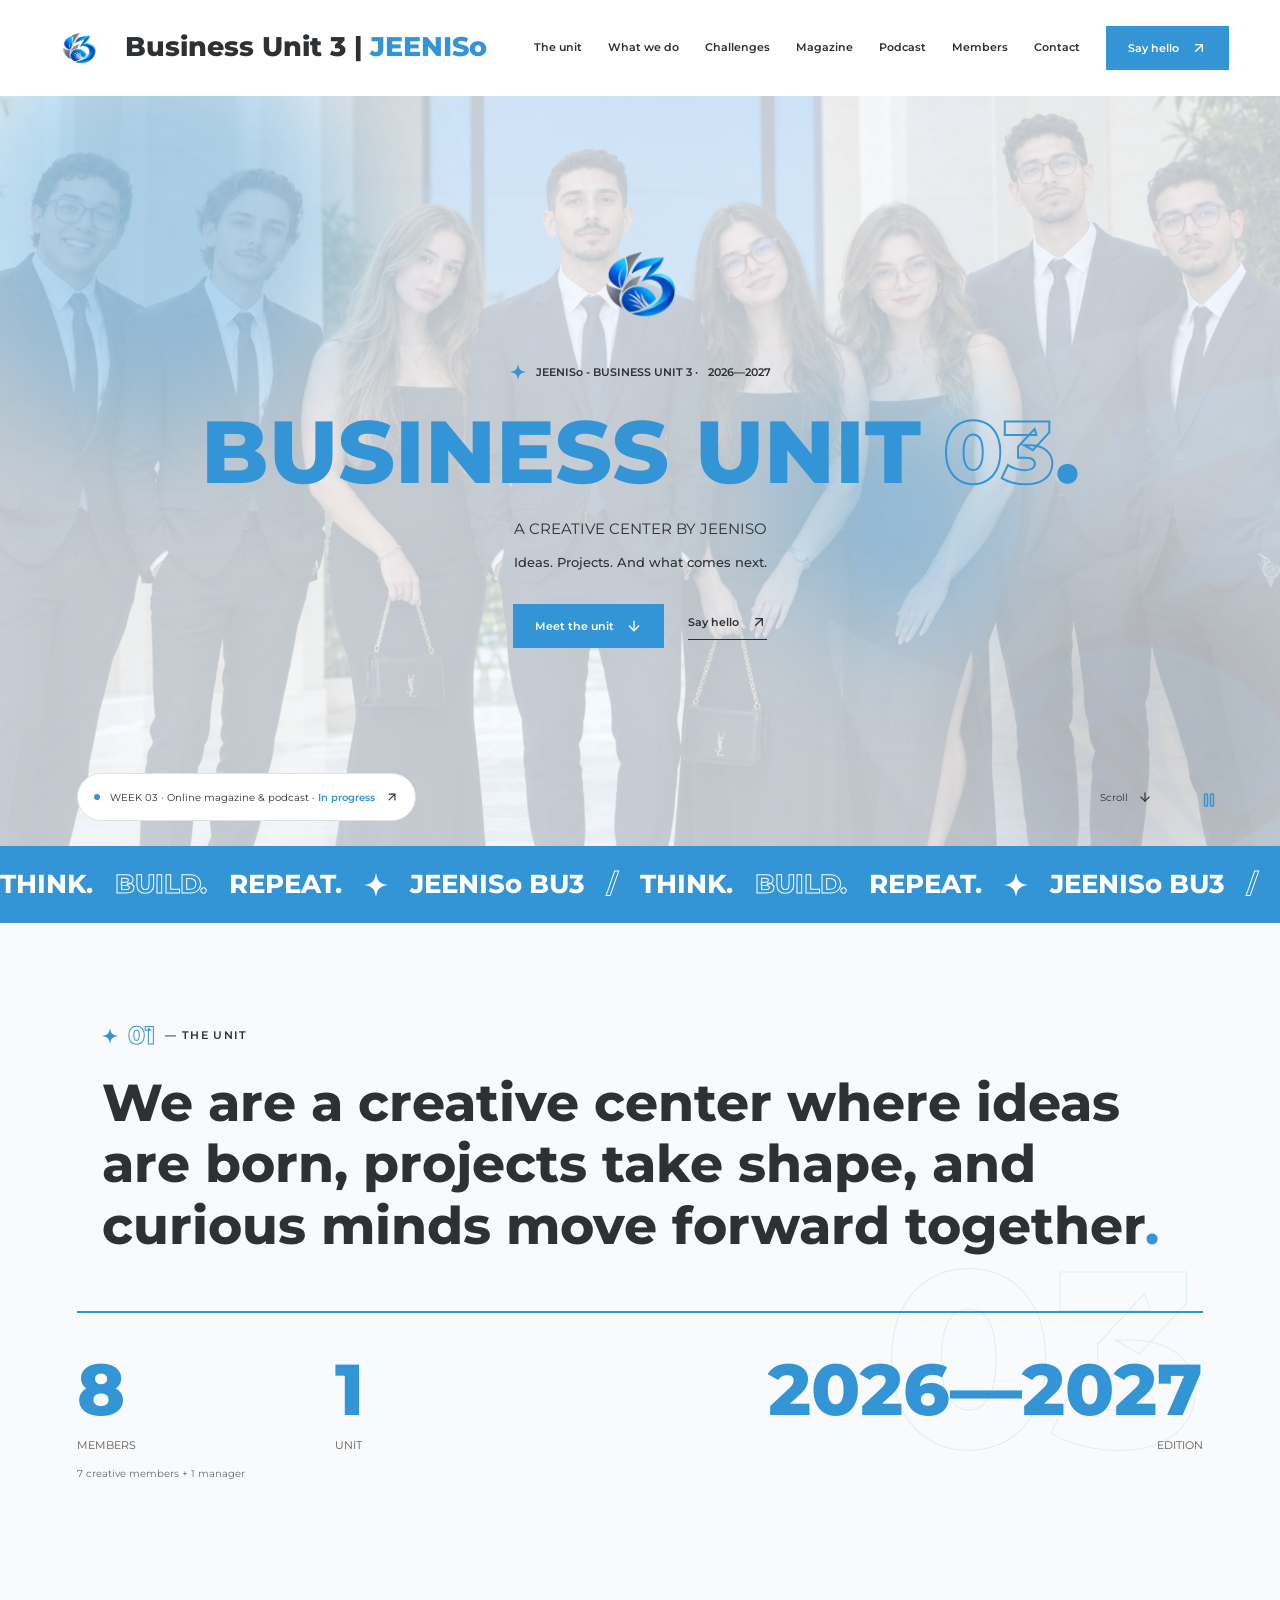
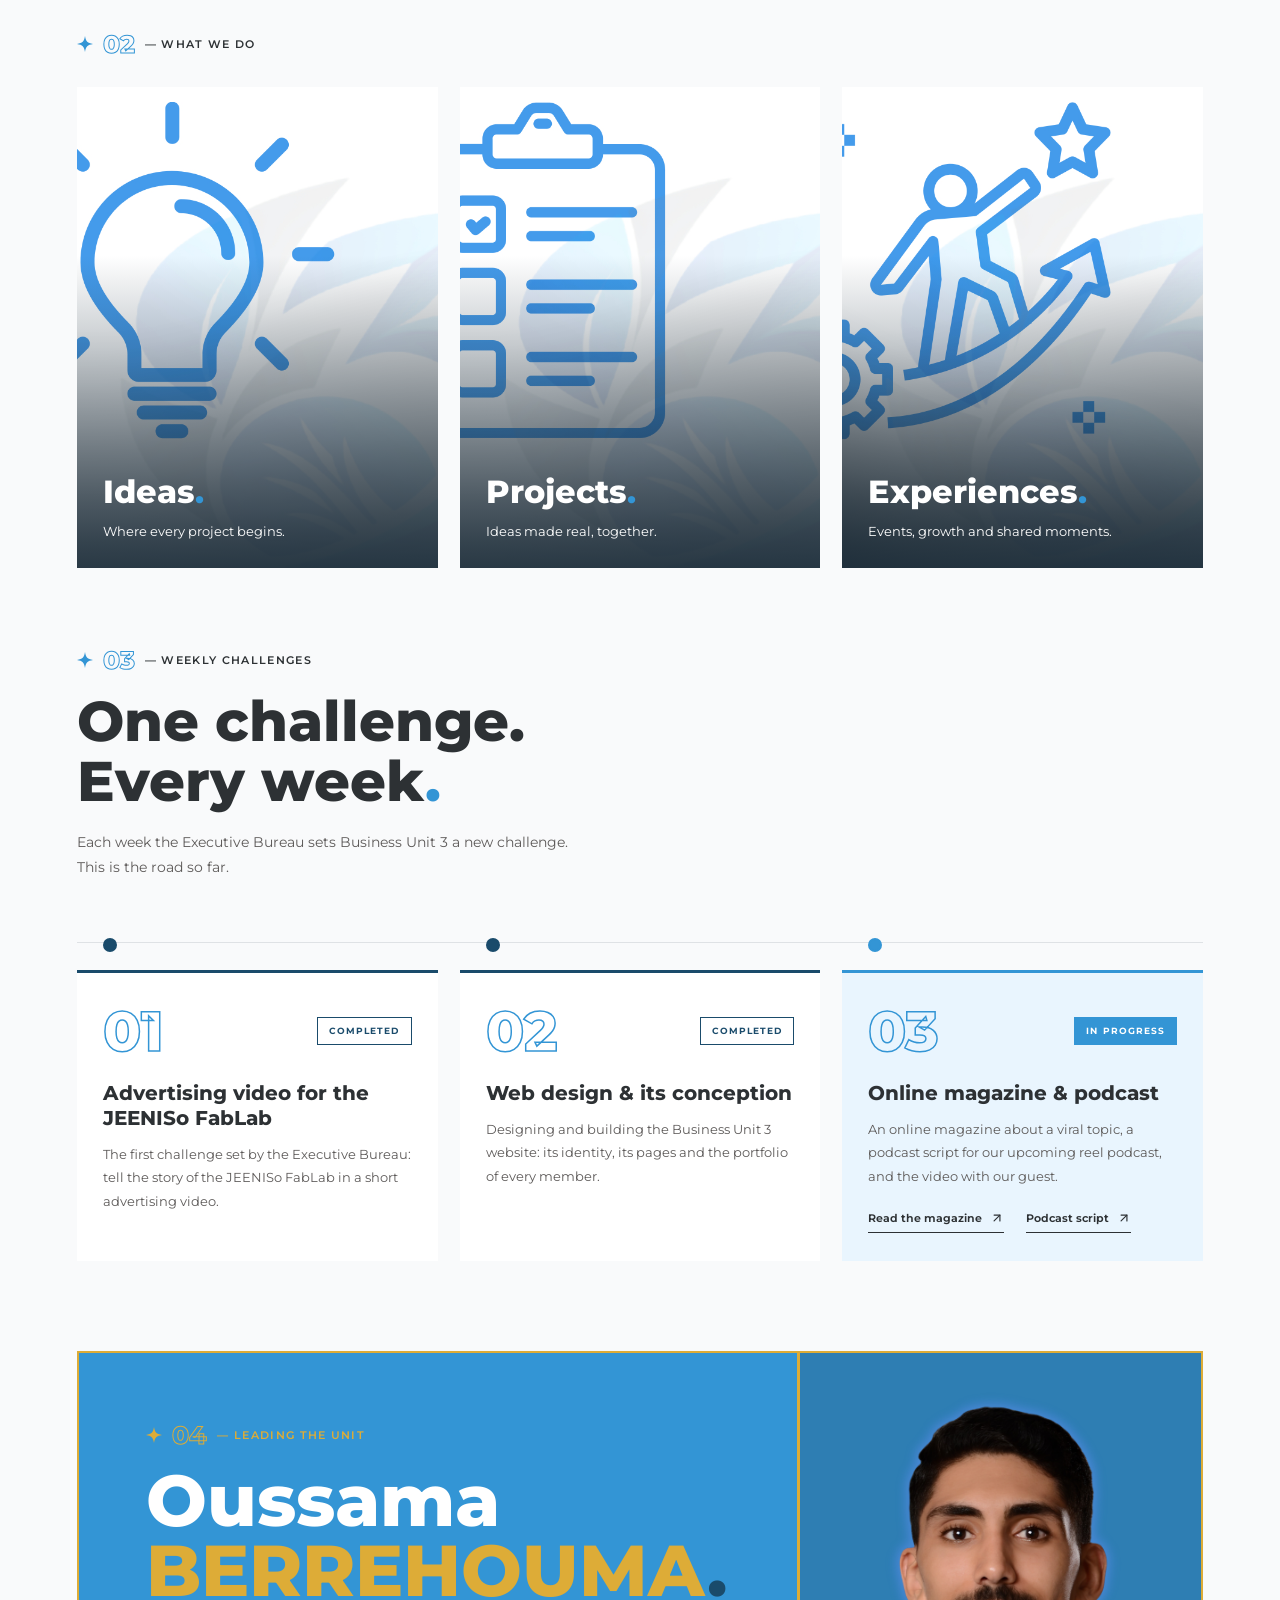
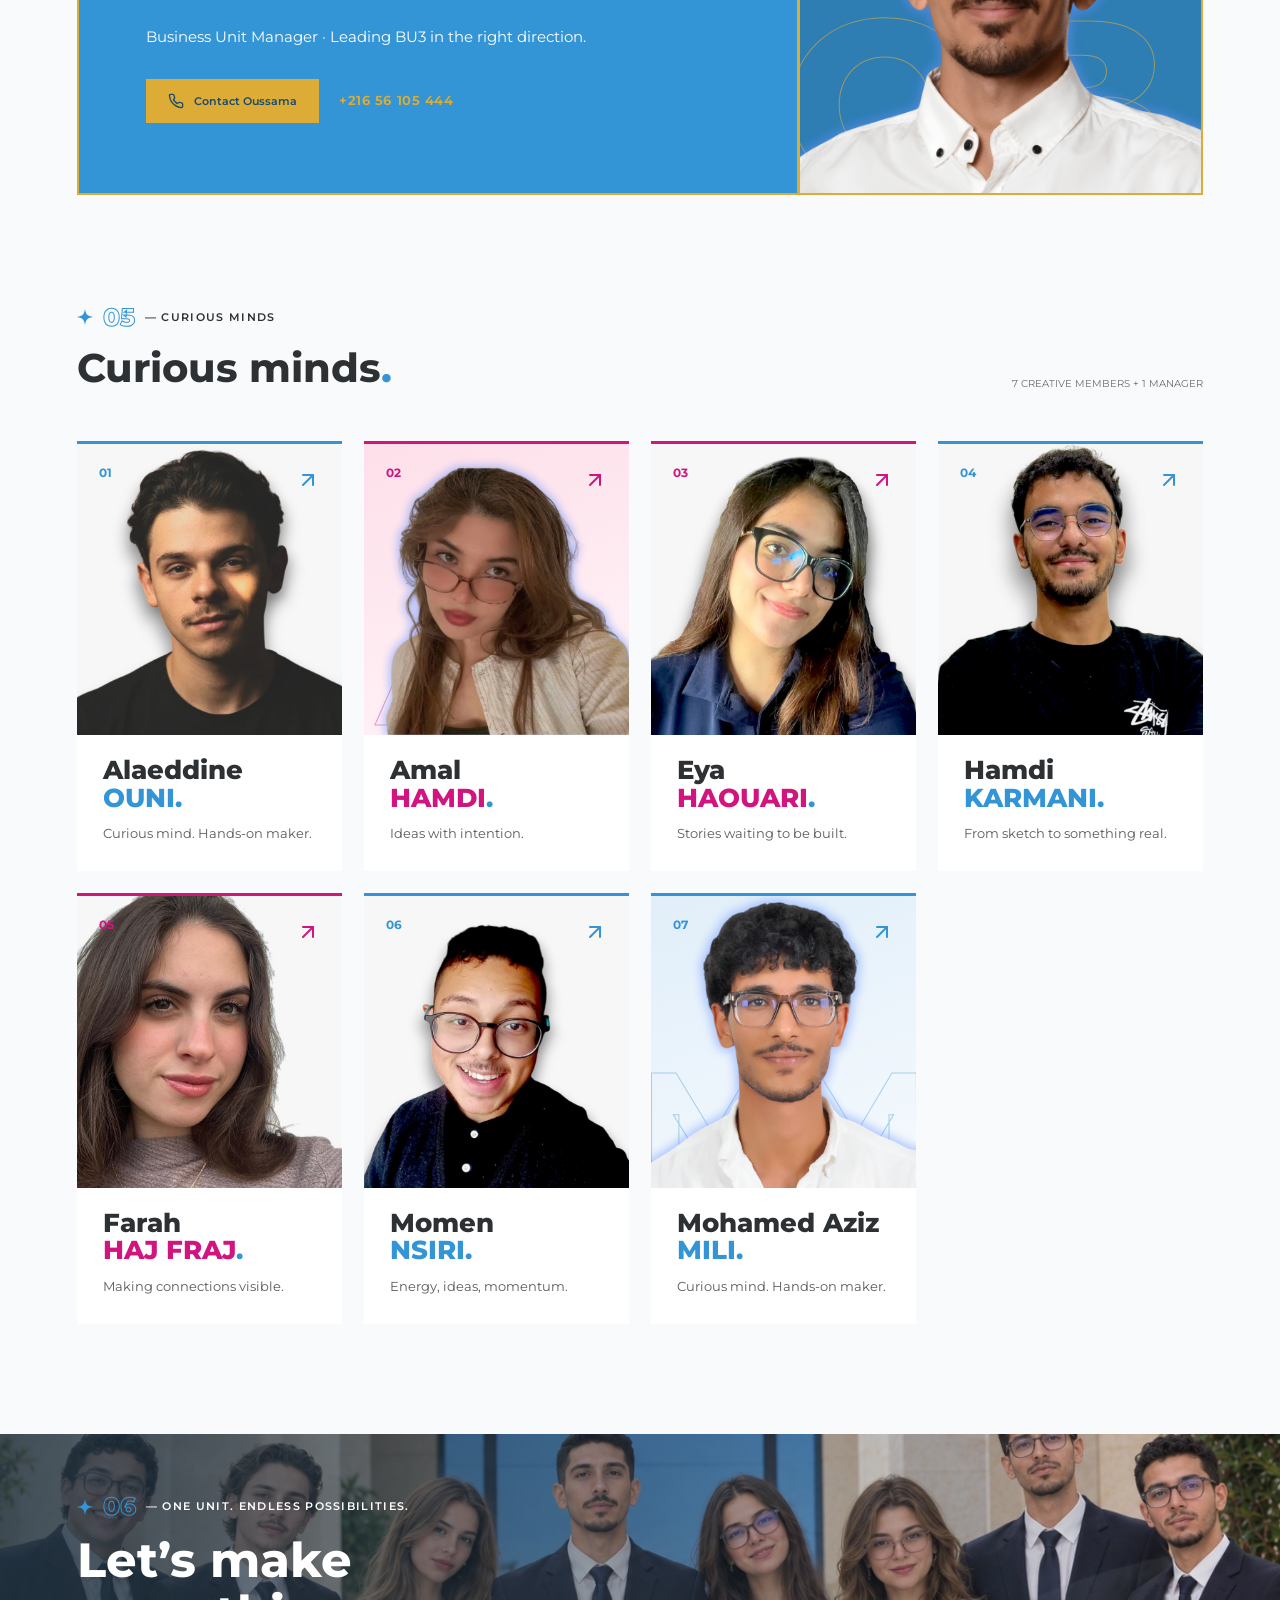
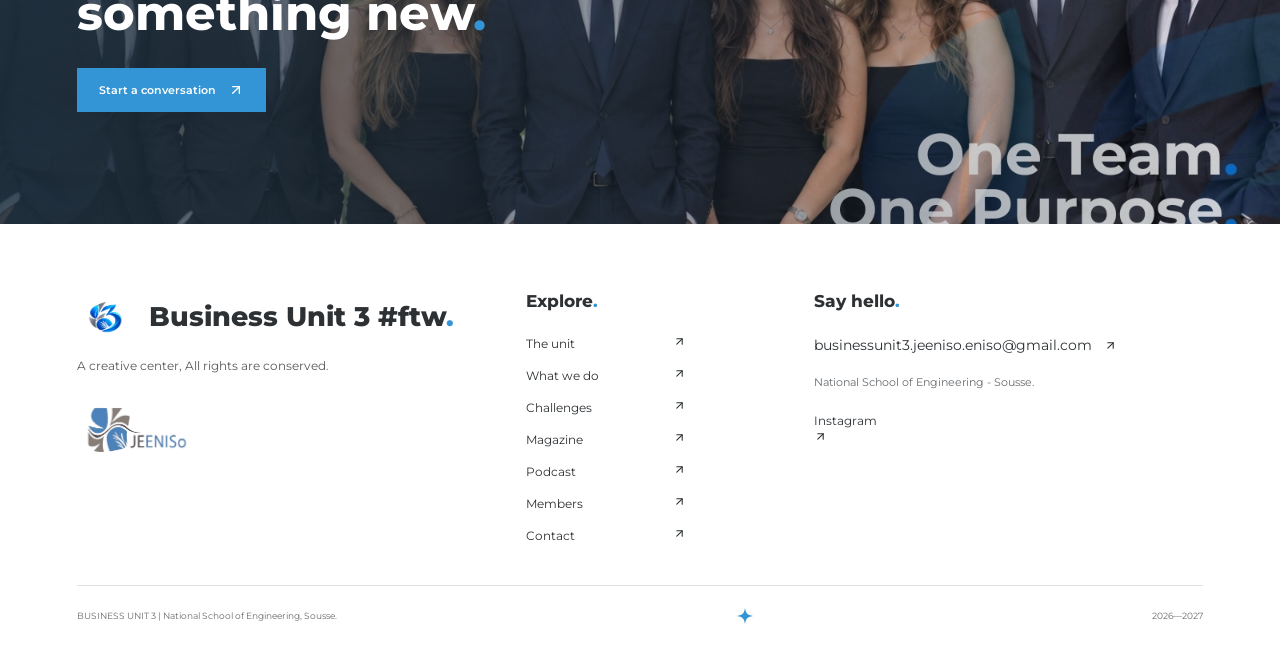
<file: index.html>
<!DOCTYPE html>
<html lang="en">
<head>
  <meta charset="utf-8" />
  <meta name="viewport" content="width=device-width, initial-scale=1" />
  <title>Business Unit 3 · A creative Center by JEENISo</title>
  <meta name="description" content="Home of JEENISo Business Unit 3: meet the manager and members of a creative center developing ideas, projects and more." />
  <meta property="og:title" content="Business Unit 3 · Where the unit comes together" />
  <meta property="og:description" content="Meet the creative minds of JEENISo Business Unit 3." />
  <meta property="og:type" content="website" />
  <link rel="icon" href="images/bu3_logo.png" type="image/png" />

  <!-- Montserrat font from Google Fonts -->
  <link rel="preconnect" href="https://fonts.googleapis.com" />
  <link rel="preconnect" href="https://fonts.gstatic.com" crossorigin />
  <link rel="stylesheet" href="https://fonts.googleapis.com/css2?family=Montserrat:wght@400;450;500;550;600;650;700;750;800&display=swap" />

  <link rel="stylesheet" href="style.css" />
</head>

<!--
  BU3 HOME PAGE
  -------------
  Files used by this page:
    style.css   : all the styles (home styles are at the END of the file)
    data.js     : members, site info, navigation, "What we do" cards  (EDIT THIS to change content)
    common.js   : helpers + icons shared with member.html
    home.js     : fills the page from data.js + all the interactivity

  How content is split:
    - Titles, paragraphs and buttons that never change live HERE in the HTML.
    - Lists and numbers (menu links, member cards, stats, footer links) are
      created by home.js from data.js. Look for the empty tags with an id,
      for example <div id="home-members"></div>.

  <i data-icon="arrow-up-right"></i>  -> replaced by an SVG icon (common.js)
  <i data-sparkle></i>                -> replaced by the sparkle from the logo
  data-mailto                         -> link becomes mailto:<site.email>
-->
<body>
  <div class="creative-page home-page" id="top">

    <!-- ============ HEADER (sticky) ============ -->
    <header class="site-header">
      <a href="#top" class="site-brand" aria-label="JEENISo Business Unit 3 home">
        <!-- If images/bu3-logo.png is missing, the small favicon logo is used instead (see README) -->
        <img src="images/bu3_logo.png" alt="Business Unit 3 logo" onerror="this.onerror=null;this.src='images/favicon.png'" />
        <span class="brand-link">Business Unit 3 | <span>JEENISo</span></span>
      </a>

      <!-- The menu links are inserted here by home.js (from "navigation" in data.js) -->
      <nav class="site-navigation" id="home-navigation" aria-label="Main navigation">
        <a class="btn btn-ghost home-button home-button-primary site-hello" data-mailto>Say hello <i data-icon="arrow-up-right"></i></a>
      </nav>

      <!-- Menu button: only visible on phones -->
      <button class="btn btn-ghost home-icon-button site-menu-toggle" id="menu-toggle" aria-label="Open menu" aria-expanded="false" aria-controls="home-navigation"><i data-icon="menu"></i></button>
    </header>

    <main>

      <!-- ============ HERO ============ -->
      <section class="home-hero" aria-label="Business Unit 3">
        <!-- TEAM PHOTO behind the title. Empty here: home.js adds the <img> from
             "site.heroPhoto" in data.js once the file exists. A light veil (CSS)
             keeps the text readable. See README: "Where to put the photos". -->
        <div class="home-hero-photo" id="hero-photo"></div>

        <!-- Three blurred coloured shapes drifting in the background -->
        <span class="home-blob home-blob-a" aria-hidden="true"></span>
        <span class="home-blob home-blob-b" aria-hidden="true"></span>
        <span class="home-blob home-blob-c" aria-hidden="true"></span>

        <img src="images/bu3_logo.png" alt="Business Unit 3 logo" class="home-hero-logo" onerror="this.onerror=null;this.src='images/favicon.png'" />
        <p class="home-hero-kicker"><i data-sparkle></i>JEENISo - BUSINESS UNIT 3 · <span id="hero-edition"></span></p>

        <!-- The letters of "BUSINESS UNIT" are created by home.js so each one can animate in -->
        <h1 class="home-hero-title" aria-label="Business Unit 03">
          <span class="home-title-words" id="hero-words"></span>
          <span class="home-letter home-outline">03</span>
          <span class="home-period">.</span>
        </h1>
        <p class="home-hero-sub">A creative center by JEENISo</p>
        <p class="home-hero-description">Ideas. Projects. And what comes next.</p>

        <div class="home-hero-actions">
          <a href="#members" class="btn btn-ghost home-button home-button-primary">Meet the unit <i data-icon="arrow-down"></i></a>
          <a class="btn btn-ghost home-button home-button-link" data-mailto>Say hello <i data-icon="arrow-up-right"></i></a>
        </div>

        <div class="home-hero-bottom">
          <!-- Current challenge (text comes from "site.challenge" in data.js) -->
          <a href="#challenges" class="home-challenge-pill">
            <span class="home-challenge-dot"></span>
            <span>WEEK <span id="challenge-week"></span> · <span id="challenge-title"></span> · <strong id="challenge-status"></strong></span>
            <i data-icon="arrow-up-right"></i>
          </a>
          <a href="#unit" class="home-scroll-cue">Scroll <i data-icon="arrow-down"></i></a>
        </div>

        <!-- Pause / resume all animations (play + pause icons: CSS shows the right one) -->
        <button class="btn btn-ghost home-icon-button home-motion" id="motion-toggle" aria-label="Pause animation" title="Pause animation" aria-pressed="false">
          <i data-icon="pause" data-class="home-pause-icon"></i><i data-icon="play" data-class="home-play-icon"></i>
        </button>
      </section>

      <!-- ============ SCROLLING BANNER ============ -->
      <div class="kinetic-strip" aria-hidden="true"><div class="kinetic-track" id="kinetic-track"></div></div>

      <!-- ============ 01 · THE UNIT (statement + numbers) ============ -->
      <section class="home-story" id="unit">
        <div class="home-manifesto reveal">
          <span class="small-kicker home-section-kicker"><i data-sparkle></i><span class="home-section-number">01</span><span>— THE UNIT</span></span>
          <!-- Words come from "site.manifesto" in data.js -->
          <h2 class="home-manifesto-copy" id="manifesto-copy"></h2>
        </div>

        <div class="home-stats reveal" aria-label="Business Unit 3 in numbers">
          <span class="home-stats-watermark" aria-hidden="true">03</span>
          <div class="home-stat"><strong id="stat-members"></strong><span>Members</span><small id="stat-breakdown"></small></div>
          <div class="home-stat"><strong>1</strong><span>Unit</span></div>
          <div class="home-stat home-stat-edition"><strong id="stat-edition"></strong><span>Edition</span></div>
        </div>
      </section>

      <!-- ============ 02 · WHAT WE DO ============ -->
      <section class="home-capabilities" id="what-we-do">
        <span class="small-kicker home-section-kicker"><i data-sparkle></i><span class="home-section-number">02</span><span>— WHAT WE DO</span></span>
        <!-- The 3 photo cards come from "capabilities" in data.js -->
        <div class="home-cap-grid" id="cap-grid"></div>
      </section>

      <!-- ============ 03 · WEEKLY CHALLENGES (timeline) ============
           The cards are created by home.js from "challenges" in data.js.
           To add a challenge or an Executive Bureau review, edit data.js, not this file. -->
      <section class="home-challenges" id="challenges">
        <div class="home-challenges-head reveal">
          <span class="small-kicker home-section-kicker"><i data-sparkle></i><span class="home-section-number">03</span><span>— WEEKLY CHALLENGES</span></span>
          <h2>One challenge.<br />Every week<span class="home-period">.</span></h2>
          <p>Each week the Executive Bureau sets Business Unit 3 a new challenge. This is the road so far.</p>
        </div>
        <ol class="challenge-timeline" id="challenge-timeline"></ol>
      </section>

      <!-- ============ 04 · LEADERSHIP (manager card) ============ -->
      <section class="home-manager reveal" id="leadership">
        <div class="home-manager-card">
          <span class="small-kicker home-section-kicker"><i data-sparkle></i><span class="home-section-number">04</span><span>— LEADING THE UNIT</span></span>
          <h2 id="manager-title"></h2>
          <p id="manager-text"></p>
          <!-- CONTACT button. home.js fills it from the manager's "phone" in data.js:
               a phone number -> call link (tel:), no number yet -> email link. The manager
               has no portfolio page. -->
          <div class="home-manager-contact">
            <a class="btn btn-ghost home-button home-manager-button" id="manager-link"><i data-icon="phone"></i><span id="manager-link-label">Contact</span></a>
            <span class="home-manager-phone" id="manager-phone" hidden></span>
          </div>

          <!-- MANAGER PHOTO (right side of the card). home.js adds the <img> from the
               manager's "photo" field in data.js. Until the file exists, the big
               outlined initials are shown. Tip: a transparent PNG cut-out looks great
               here, the initials appear behind the person. -->
          <div class="home-manager-photo" id="manager-photo"><span class="home-manager-initials" id="manager-initials" aria-hidden="true"></span></div>
        </div>
      </section>

      <!-- ============ 05 · MEMBERS ============ -->
      <section class="home-unit" id="members">
        <div class="work-heading reveal">
          <div>
            <span class="small-kicker home-section-kicker"><i data-sparkle></i><span class="home-section-number">05</span><span>— CURIOUS MINDS</span></span>
            <h2>Curious minds<span class="home-period">.</span></h2>
          </div>
          <span class="work-count" id="members-count"></span>
        </div>
        <!-- One card per member, created from "members" in data.js -->
        <div class="home-members" id="home-members"></div>
      </section>

      <!-- ============ 06 · CLOSING BANNER ============ -->
      <section class="creative-outro home-outro reveal" id="contact">
        <img src="images/creative-workshop.jpg" alt="BU3 creative collective together" width="1600" height="640" loading="lazy" />
        <div>
          <span class="small-kicker home-section-kicker"><i data-sparkle></i><span class="home-section-number">06</span><span>— ONE UNIT. ENDLESS POSSIBILITIES.</span></span>
          <h2>Let’s make<br />something new<span class="home-period">.</span></h2>
          <a class="btn btn-ghost home-button home-button-primary" data-mailto>Start a conversation <i data-icon="arrow-up-right"></i></a>
        </div>
      </section>
    </main>

    <!-- ============ FOOTER ============ -->
    <footer class="site-footer">
      <div class="site-footer-main">
        <div class="site-footer-brand">
          <div class="site-footer-brand-row">
            <img src="images/bu3_logo.png" alt="Business Unit 3 logo" onerror="this.onerror=null;this.src='images/favicon.png'" />
            <span class="brand-link">Business Unit 3 #ftw<span></span><span class="home-period">.</span></span>
          </div>
          <p>A creative center, All rights are conserved<span class="home-period">.</span></p>
          <!-- Optional image: hidden automatically if images/jeeniso-logo.png does not exist -->
          <img class="site-footer-jeeniso" src="images/jeeniso_logo.png" alt="JEENISo emblem" onerror="this.style.display='none'" />
        </div>

        <!-- Links are inserted here by home.js (same "navigation" list as the header) -->
        <nav aria-label="Footer navigation"><h2>Explore<span class="home-period">.</span></h2></nav>

        <div class="site-footer-contact" id="footer-contact">
          <h2>Say hello<span class="home-period">.</span></h2>
          <a data-mailto><span id="footer-email"></span><i data-icon="arrow-up-right"></i></a>
          <p id="footer-location"></p>
          <!-- Social links are added here by home.js only if "socials" in data.js is not empty -->
        </div>
      </div>
      <div class="site-footer-bottom">
        <span>BUSINESS UNIT 3 | National School of Engineering, Sousse.</span>
        <i data-sparkle></i>
        <span id="footer-edition"></span>
      </div>
    </footer>

    <!-- Round "back to top" button (appears after you scroll past the hero) -->
    <a href="#top" class="btn btn-ghost home-icon-button home-back-top" aria-label="Back to top" title="Back to top"><i data-icon="arrow-up"></i></a>
  </div>

  <!-- Order matters: data first, then shared code, then this page's code -->
  <script src="data.js"></script>
  <script src="common.js"></script>
  <script src="home.js"></script>
</body>
</html>
</file>
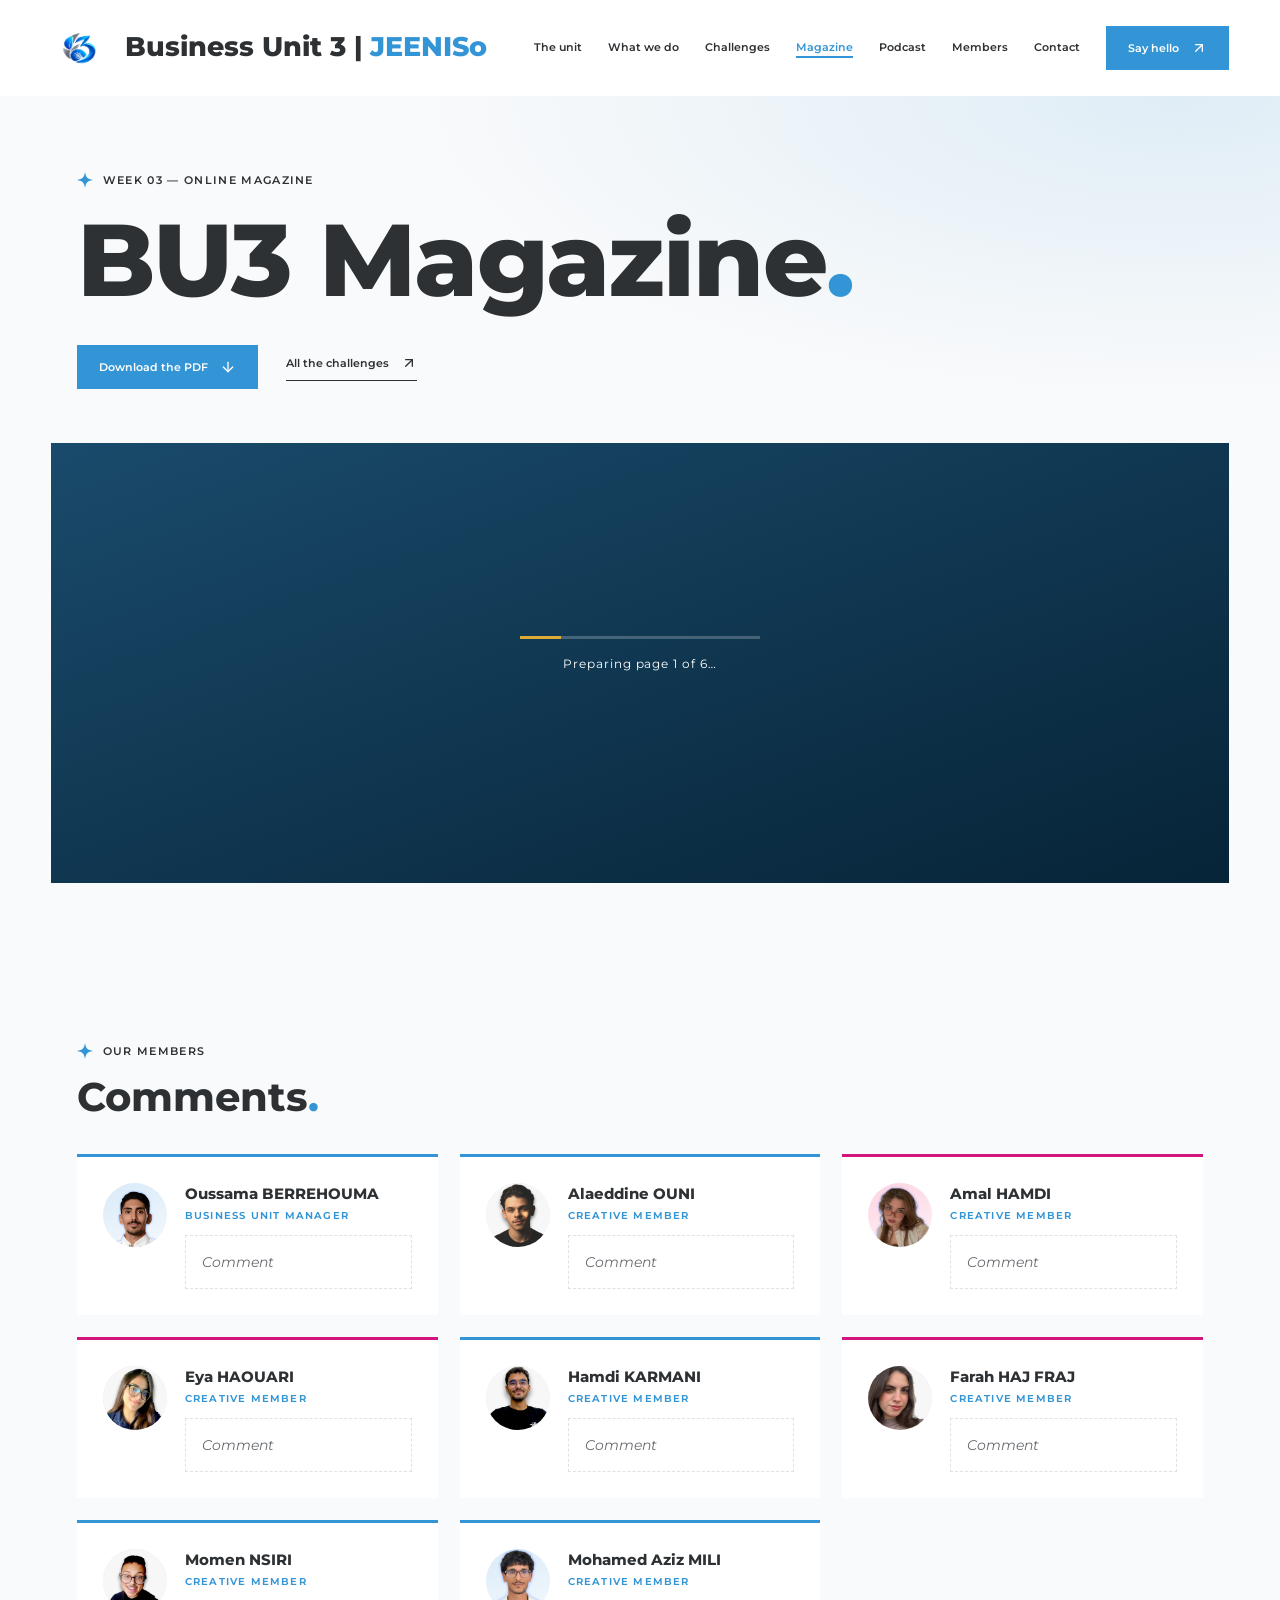
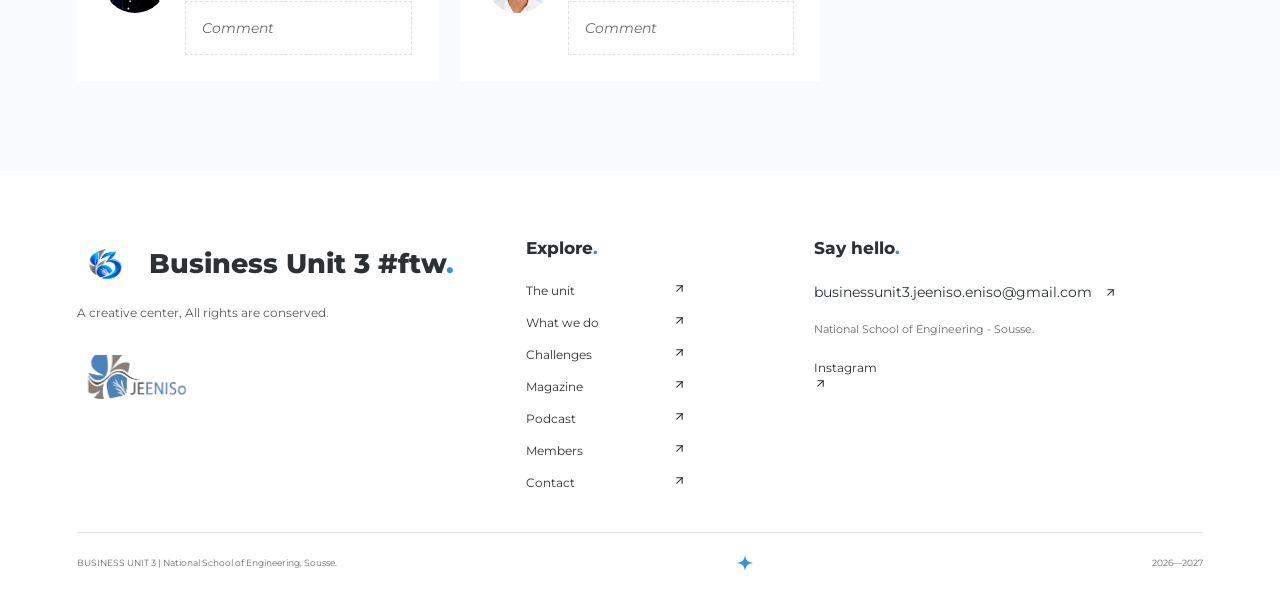
<file: magazine.html>
<!DOCTYPE html>
<html lang="en">
<head>
  <meta charset="utf-8" />
  <meta name="viewport" content="width=device-width, initial-scale=1" />
  <title>BU3 Magazine · Business Unit 3 by JEENISo</title>
  <meta name="description" content="The online magazine of JEENISo Business Unit 3: read it page by page, like a real book." />
  <link rel="icon" href="images/bu3_logo.png" type="image/png" />

  <!-- Montserrat font from Google Fonts -->
  <link rel="preconnect" href="https://fonts.googleapis.com" />
  <link rel="preconnect" href="https://fonts.gstatic.com" crossorigin />
  <link rel="stylesheet" href="https://fonts.googleapis.com/css2?family=Montserrat:wght@400;450;500;550;600;650;700;750;800&display=swap" />

  <link rel="stylesheet" href="style.css" />
</head>
<body>
  <div class="creative-page home-page sub-page" id="top">

    <!-- ============ HEADER (sticky) ============ -->
    <header class="site-header">
      <a href="index.html" class="site-brand" aria-label="JEENISo Business Unit 3 home">
        <!-- If images/bu3-logo.png is missing, the small favicon logo is used instead (see README) -->
        <img src="images/bu3_logo.png" alt="Business Unit 3 logo" onerror="this.onerror=null;this.src='images/favicon.png'" />
        <span class="brand-link">Business Unit 3 | <span>JEENISo</span></span>
      </a>

      <!-- The menu links are inserted here by home.js (from "navigation" in data.js) -->
      <nav class="site-navigation" id="home-navigation" aria-label="Main navigation">
        <a class="btn btn-ghost home-button home-button-primary site-hello" data-mailto>Say hello <i data-icon="arrow-up-right"></i></a>
      </nav>

      <!-- Menu button: only visible on phones -->
      <button class="btn btn-ghost home-icon-button site-menu-toggle" id="menu-toggle" aria-label="Open menu" aria-expanded="false" aria-controls="home-navigation"><i data-icon="menu"></i></button>
    </header>

    <main>

      <!-- ============ INTRO ============
           Texts come from "magazine" in data.js (title, issue, topic, description). -->
      <section class="sub-hero">
        <span class="small-kicker home-section-kicker"><i data-sparkle></i><span>WEEK <span id="mag-week"></span> — ONLINE MAGAZINE</span></span>
        <h1><span id="mag-title"></span><span class="home-period">.</span></h1>
        <p class="sub-hero-meta" id="mag-meta"><span id="mag-issue"></span><span id="mag-meta-sep"><i data-sparkle></i></span><span id="mag-topic"></span></p>
        <p class="sub-hero-text" id="mag-description"></p>
        <div class="sub-hero-actions">
          <a class="btn btn-ghost home-button home-button-primary" id="mag-download" download>Download the PDF <i data-icon="arrow-down"></i></a>
          <a class="btn btn-ghost home-button home-button-link" href="index.html#challenges">All the challenges <i data-icon="arrow-up-right"></i></a>
        </div>
      </section>

      <!-- ============ THE MAGAZINE (page-turning book) ============
           magazine.js reads the PDF (PDF.js), turns every page into a picture,
           and gives them to the page-turning library (StPageFlip). -->
      <section class="mag-stage" id="reader" aria-label="Magazine reader">
        <div class="mag-viewer" id="mag-viewer">

          <!-- Loading bar (hidden when the book is ready) -->
          <div class="mag-loading" id="mag-loading">
            <span class="mag-bar"><i id="mag-progress"></i></span>
            <p id="mag-loading-text">Opening the magazine…</p>
          </div>

          <!-- The book. "mag-fit" is the box whose width we choose; the page-turning
               library then sizes the book inside it. -->
          <div class="mag-fit" id="mag-fit"><div class="mag-book" id="mag-book"></div></div>

          <!-- Shown if the PDF cannot be opened -->
          <div class="mag-empty" id="mag-empty" hidden>
            <i data-sparkle></i>
            <h2>The magazine is not available yet<span class="home-period">.</span></h2>
            <p id="mag-empty-text"></p>
          </div>

          <!-- Controls -->
          <div class="mag-controls" id="mag-controls" hidden>
            <button class="btn btn-ghost mag-button" id="mag-prev" aria-label="Previous page"><i data-icon="arrow-left"></i></button>
            <span class="mag-counter" id="mag-counter" aria-live="polite"></span>
            <button class="btn btn-ghost mag-button" id="mag-next" aria-label="Next page"><i data-icon="arrow-right"></i></button>
            <span class="mag-sep" aria-hidden="true"></span>
            <button class="btn btn-ghost mag-button" id="mag-full" aria-label="Full screen" title="Full screen"><i data-icon="maximize"></i></button>
          </div>
        </div>
        <p class="mag-hint" id="mag-hint" hidden>Click a page corner, swipe, or use the ← → keys to turn the pages.</p>
      </section>

      <!-- ============ MEMBERS' COMMENTS ============
           Filled by subpage.js from comments.magazine in data.js. -->
      <section class="cm-section reveal" id="comments" aria-label="Comments from our members">
        <div class="work-heading">
          <div>
            <span class="small-kicker home-section-kicker"><i data-sparkle></i><span>OUR MEMBERS</span></span>
            <h2>Comments<span class="home-period">.</span></h2>
          </div>
        </div>
        <div class="cm-list" id="cm-list"></div>
      </section>
    </main>

    <!-- ============ FOOTER ============ -->
    <footer class="site-footer">
      <div class="site-footer-main">
        <div class="site-footer-brand">
          <div class="site-footer-brand-row">
            <img src="images/bu3_logo.png" alt="Business Unit 3 logo" onerror="this.onerror=null;this.src='images/favicon.png'" />
            <span class="brand-link">Business Unit 3 #ftw<span></span><span class="home-period">.</span></span>
          </div>
          <p>A creative center, All rights are conserved<span class="home-period">.</span></p>
          <!-- Optional image: hidden automatically if images/jeeniso-logo.png does not exist -->
          <img class="site-footer-jeeniso" src="images/jeeniso_logo.png" alt="JEENISo emblem" onerror="this.style.display='none'" />
        </div>

        <!-- Links are inserted here by home.js (same "navigation" list as the header) -->
        <nav aria-label="Footer navigation"><h2>Explore<span class="home-period">.</span></h2></nav>

        <div class="site-footer-contact" id="footer-contact">
          <h2>Say hello<span class="home-period">.</span></h2>
          <a data-mailto><span id="footer-email"></span><i data-icon="arrow-up-right"></i></a>
          <p id="footer-location"></p>
          <!-- Social links are added here by home.js only if "socials" in data.js is not empty -->
        </div>
      </div>
      <div class="site-footer-bottom">
        <span>BUSINESS UNIT 3 | National School of Engineering, Sousse.</span>
        <i data-sparkle></i>
        <span id="footer-edition"></span>
      </div>
    </footer>

  </div>

  <!-- Libraries (copies are in vendor/, no internet needed for them):
       PDF.js reads the PDF, StPageFlip animates the page turning. -->
  <script src="vendor/pdf.min.js"></script>
  <script src="vendor/page-flip.browser.js"></script>

  <!-- Order matters: data first, then shared code, then this page's code -->
  <script src="data.js"></script>
  <script src="common.js"></script>
  <script src="subpage.js"></script>
  <script src="magazine.js"></script>
</body>
</html>
</file>
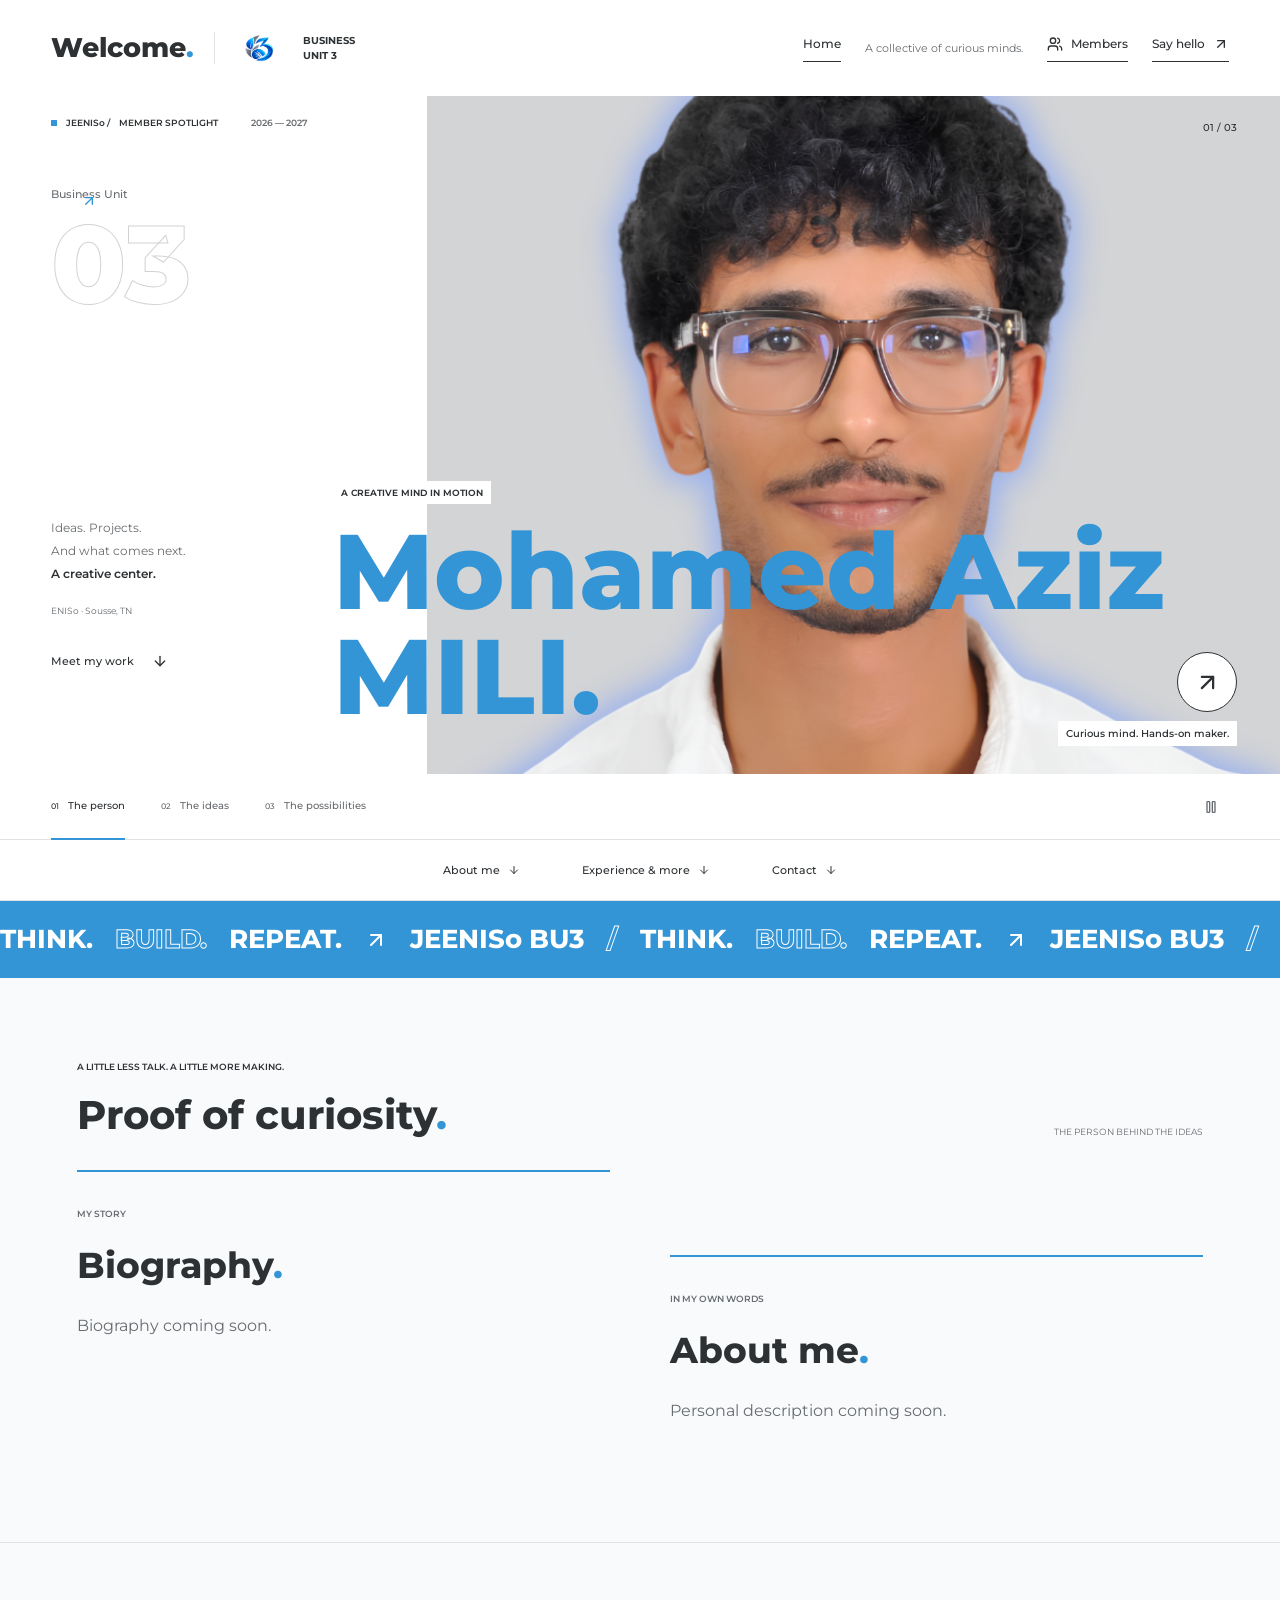
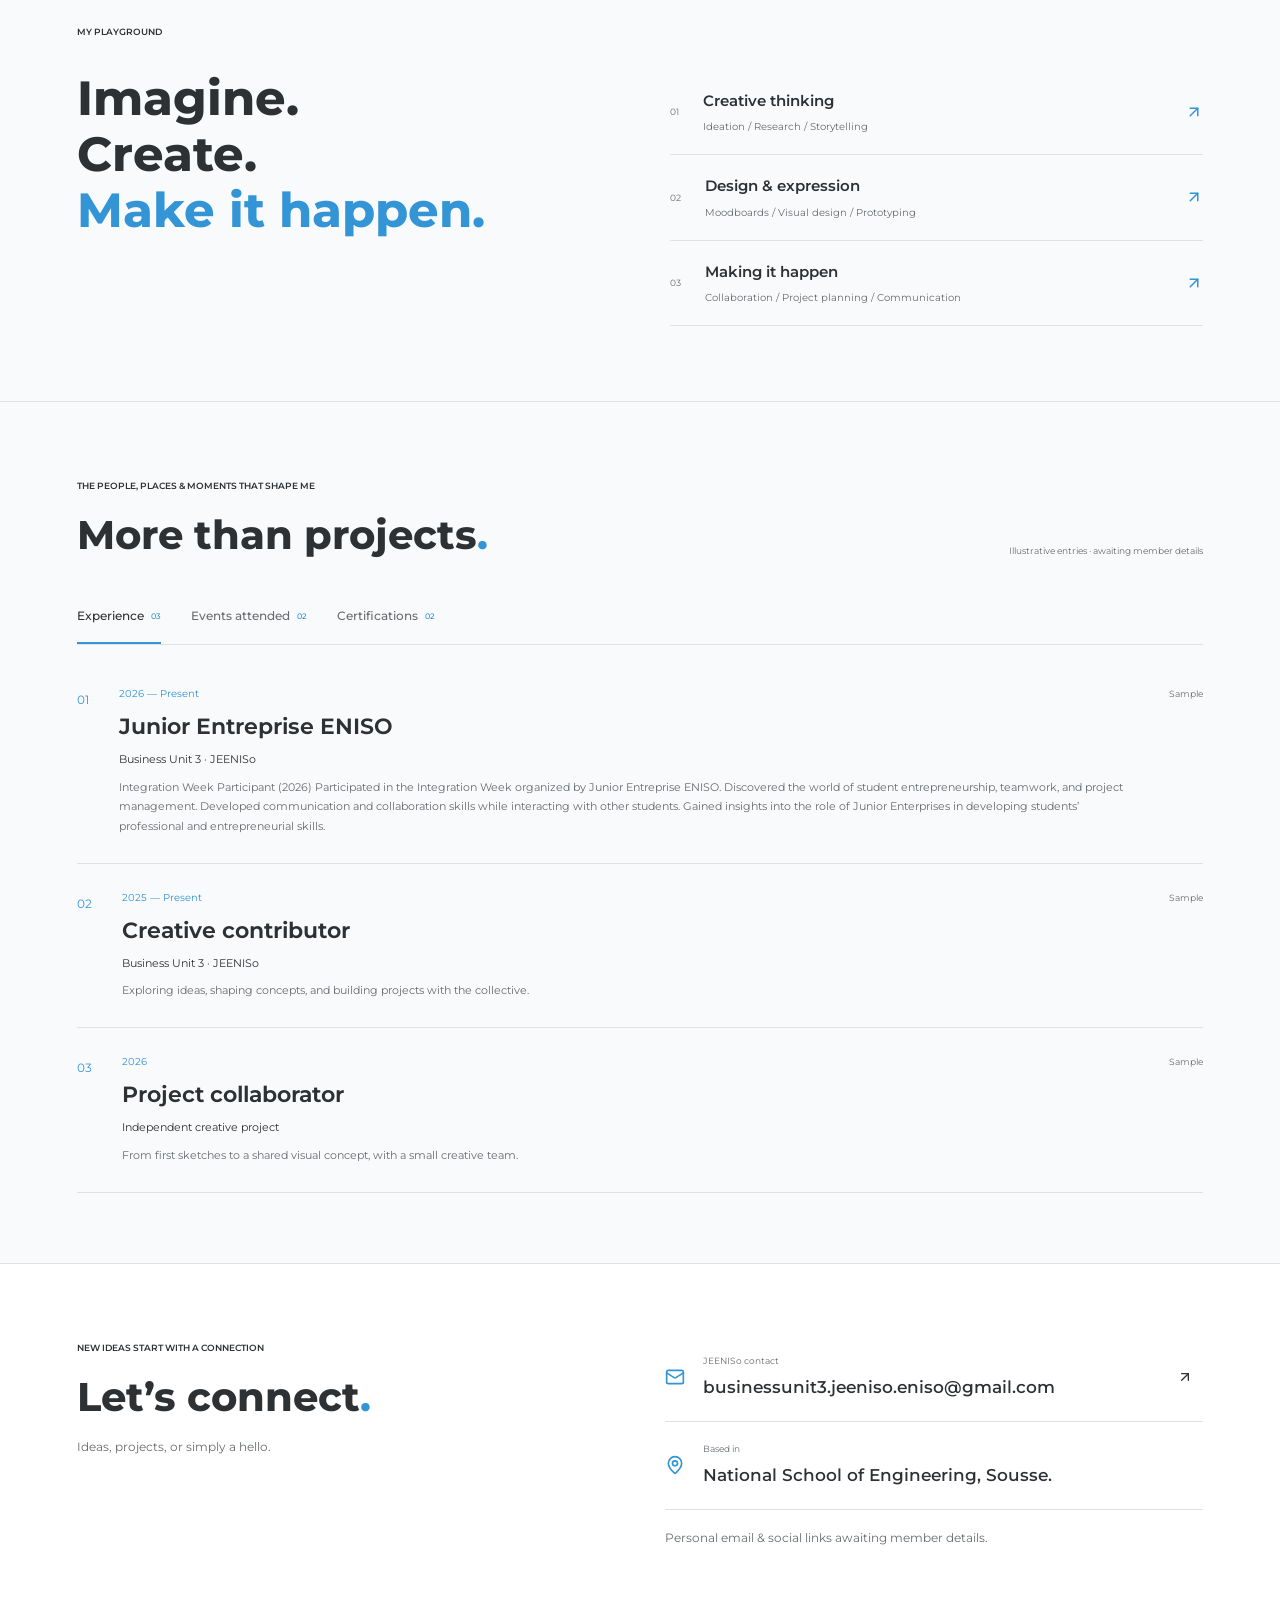
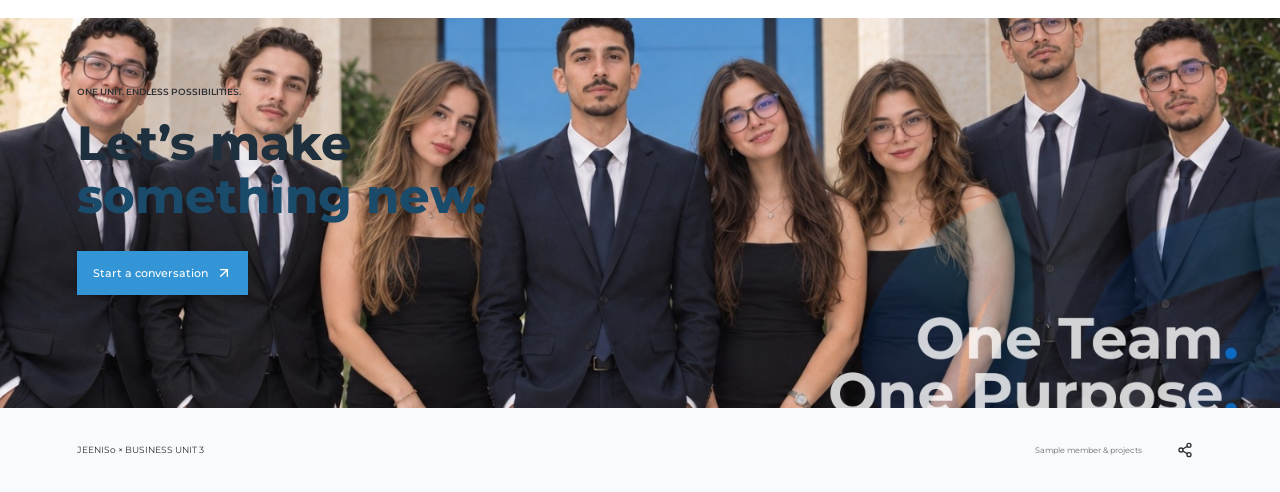
<file: member.html>
<!DOCTYPE html>
<html lang="en">
<head>
  <meta charset="utf-8" />
  <meta name="viewport" content="width=device-width, initial-scale=1" />
  <title>Business Unit 3 · Creative Member Portfolios | JEENISo</title>
  <meta name="description" content="Meet the manager and creative members of JEENISo Business Unit 3. Explore ideas, projects, experience, events, certifications, and contact." />
  <link rel="icon" href="images/favicon.png" type="image/png" />

  <!-- Montserrat font from Google Fonts -->
  <link rel="preconnect" href="https://fonts.googleapis.com" />
  <link rel="preconnect" href="https://fonts.gstatic.com" crossorigin />
  <link rel="stylesheet" href="https://fonts.googleapis.com/css2?family=Montserrat:wght@400;450;500;550;600;650;700;750;800&display=swap" />

  <!-- Our styles -->
  <link rel="stylesheet" href="style.css" />
</head>

<!--
  MEMBER PORTFOLIO PAGE
  ---------------------
  - member.html : the skeleton (structure) of the page.
  - style.css   : colors, fonts, layout, animations.
  - data.js     : the members and portfolio content (EDIT THIS to add people/projects).
  - common.js   : helpers + icons shared with the home page (index.html).
  - member.js   : fills the page with the data and makes it interactive.

  Elements marked  data-icon="..."  are replaced by an SVG icon by common.js.
  Elements with an  id="..."  and no content are filled in by member.js.

  To see another member, open:  member.html?member=amal-hamdi
  The home page (index.html) links to every member.
-->
<body>
  <div class="creative-page" id="page">

    <!-- ============ HEADER ============ -->
    <header class="creative-header">
      <div class="header-left">
        <button class="btn btn-ghost brand-link" id="home-button" aria-label="JEENISo home">Welcome<span>.</span></button>
        <span class="header-divider"></span>
        <!-- Save the BU3 logo as images/bu3-logo.png (see README). If it's missing, it hides itself. -->
        <img src="images/bu3_logo.png" alt="Business Unit 3 logo" class="header-logo" onerror="this.onerror=null;this.src='images/favicon.png'" />
        <span class="header-unit">BUSINESS<br />UNIT 3</span>
      </div>
      <div class="header-right">
        <a class="btn btn-ghost connect-link" href="index.html">Home</a>
        <span class="header-note">A collective of curious minds.</span>
        <button class="btn btn-ghost connect-link" id="open-members"><i data-icon="users"></i> Members</button>
        <button class="btn btn-ghost connect-link" id="open-contact-header">Say hello <i data-icon="arrow-up-right"></i></button>
      </div>
    </header>

    <main>
      <!-- ============ HERO / STAGE ============ -->
      <section class="creative-stage" aria-label="Member portfolio">
        <div class="stage-meta">
          <span class="live-mark"></span>
          JEENISo / <span id="spotlight-label">MEMBER SPOTLIGHT</span>
          <span class="edition">2026 — 2027</span>
        </div>

        <!-- Left column -->
        <div class="stage-rail">
          <button class="btn btn-ghost unit-label" id="open-unit">Business Unit <span>03</span><i data-icon="arrow-up-right"></i></button>
          <div class="rail-bottom">
            <p>Ideas. Projects.<br />And what comes next.<br /><strong>A creative center.</strong></p>
            <span class="location">ENISo · Sousse, TN</span>
            <button class="btn btn-ghost discover-button" id="scroll-to-work">Meet my work <i data-icon="arrow-down"></i></button>
          </div>
        </div>

        <!-- Big photo (changes with the scene) -->
        <div class="stage-photo" id="stage-photo">
          <img class="main-photo" id="main-photo" src="" alt="" width="816" height="816" />
          <span class="photo-initials" id="photo-initials" aria-hidden="true" hidden></span>
          <span class="photo-index" id="photo-index"></span>
          <button class="btn btn-ghost photo-action" id="photo-action"><i data-icon="arrow-up-right"></i></button>
          <span class="photo-caption" id="photo-caption"></span>
        </div>

        <!-- Big title (changes with the scene) -->
        <div class="stage-title" id="stage-title">
          <span class="title-eyebrow" id="title-eyebrow"></span>
          <h1 id="title-heading"></h1>
        </div>

        <!-- Bottom bar: the 3 scene tabs + pause button -->
        <div class="stage-bottom">
          <div class="scene-tabs" id="scene-tabs" role="tablist" aria-label="Portfolio scenes"></div>
          <button class="btn btn-ghost btn-icon motion-control" id="motion-toggle" aria-label="Pause animation" title="Pause animation"><i data-icon="pause"></i></button>
        </div>
      </section>

      <!-- ============ SECTION NAVIGATION ============ -->
      <nav class="portfolio-navigation" aria-label="Portfolio sections">
        <button class="btn btn-ghost" data-scroll="work">About me <i data-icon="arrow-down"></i></button>
        <button class="btn btn-ghost" data-scroll="background">Experience &amp; more <i data-icon="arrow-down"></i></button>
        <button class="btn btn-ghost" data-scroll="contact">Contact <i data-icon="arrow-down"></i></button>
      </nav>

      <!-- ============ SCROLLING STRIP ============ -->
      <div class="kinetic-strip" aria-hidden="true">
        <div class="kinetic-track" id="kinetic-track"></div>
      </div>

      <!-- ============ BIOGRAPHY + ABOUT ============ -->
      <section class="creative-work" id="work">
        <div class="work-heading reveal">
          <div>
            <span class="small-kicker">A LITTLE LESS TALK. A LITTLE MORE MAKING.</span>
            <h2>Proof of curiosity<span>.</span></h2>
          </div>
          <span class="work-count">THE PERSON BEHIND THE IDEAS</span>
        </div>
        <div class="member-story-grid">
          <article class="member-story reveal">
            <span class="small-kicker">MY STORY</span>
            <h3>Biography<span>.</span></h3>
            <p class="member-story-copy" id="biography"></p>
          </article>
          <article class="member-story reveal">
            <span class="small-kicker">IN MY OWN WORDS</span>
            <h3>About me<span>.</span></h3>
            <p class="member-story-copy" id="description"></p>
          </article>
        </div>
      </section>

      <!-- ============ SKILLS ("My playground") ============ -->
      <section class="creative-toolkit reveal">
        <span class="small-kicker">MY PLAYGROUND</span>
        <div class="toolkit-line">
          <h2>Imagine.<br />Create.<br /><span>Make it happen.</span></h2>
          <div class="toolkit-list" id="toolkit-list"></div>
        </div>
      </section>

      <!-- ============ EXPERIENCE / EVENTS / CERTIFICATIONS ============ -->
      <section class="member-background reveal" id="background">
        <div class="background-heading">
          <div>
            <span class="small-kicker">THE PEOPLE, PLACES &amp; MOMENTS THAT SHAPE ME</span>
            <h2>More than projects<span>.</span></h2>
          </div>
          <p class="sample-caption" id="background-note" hidden>Illustrative entries · awaiting member details</p>
        </div>
        <div class="background-tabs" id="background-tabs" role="tablist" aria-label="Member background"></div>
        <div class="background-panel" id="background-panel" role="tabpanel"></div>
      </section>

      <!-- ============ CONTACT ============ -->
      <section class="member-contact reveal" id="contact">
        <div>
          <span class="small-kicker">NEW IDEAS START WITH A CONNECTION</span>
          <h2>Let’s connect<span>.</span></h2>
          <p>Ideas, projects, or simply a hello.</p>
        </div>
        <div class="contact-lines">
          <div class="contact-line">
            <i data-icon="mail"></i>
            <div>
              <span>JEENISo contact</span>
              <a data-mailto data-email-text></a>
            </div>
            <button class="btn btn-ghost btn-icon" id="copy-email" aria-label="Copy contact email" title="Copy email"><i data-icon="arrow-up-right"></i></button>
          </div>
          <div class="contact-line">
            <i data-icon="map-pin"></i>
            <div>
              <span>Based in</span>
              <p>National School of Engineering, Sousse.</p>
            </div>
          </div>
          <p class="sample-caption">Personal email &amp; social links awaiting member details.</p>
          <p role="status" class="status-note status-ok" id="copy-ok" hidden>Email copied</p>
          <p role="status" class="status-note" id="copy-fail" hidden>Copy unavailable. Email: <span data-email-text></span></p>
        </div>
      </section>

      <!-- ============ CLOSING BANNER ============ -->
      <section class="creative-outro reveal">
        <img src="images/creative-workshop.jpg" alt="Creative collective developing ideas together" width="1600" height="640" loading="lazy" />
        <div>
          <span class="small-kicker">ONE UNIT. ENDLESS POSSIBILITIES.</span>
          <h2>Let’s make<br /><span>something new.</span></h2>
          <button class="btn btn-default outro-button" id="open-contact-outro">Start a conversation <i data-icon="arrow-up-right"></i></button>
        </div>
      </section>
    </main>

    <!-- ============ FOOTER ============ -->
    <footer class="creative-footer">
      <span>JEENISo × BUSINESS UNIT 3</span>
      <span class="sample-note">Sample member &amp; projects</span>
      <button class="btn btn-ghost btn-icon" id="share-button" title="Copy portfolio link" aria-label="Share portfolio"><i data-icon="share-2"></i></button>
      <span role="status" id="share-status" hidden>Link copied</span>
    </footer>

    <!-- ============================================================
         POP-UP WINDOWS (native <dialog> elements)
         member.js opens them with dialog.showModal()
         ============================================================ -->

    <!-- Contact pop-up -->
    <dialog class="dlg" id="dialog-contact">
      <div class="dlg-body">
        <button class="dlg-close" data-close aria-label="Close"><i data-icon="x"></i></button>
        <i data-icon="mail" data-class="dlg-mail"></i>
        <h2 class="dlg-title">Good ideas start with hello.</h2>
        <p class="dlg-desc">Connect with JEENISo about BU3 collaborations.</p>
        <a class="btn btn-default" data-mailto><span data-email-text></span> <i data-icon="arrow-up-right"></i></a>
        <p class="dlg-note">Sample member — personal links not provided yet.</p>
      </div>
    </dialog>

    <!-- Business unit pop-up -->
    <dialog class="dlg" id="dialog-unit">
      <div class="dlg-body">
        <button class="dlg-close" data-close aria-label="Close"><i data-icon="x"></i></button>
        <img src="images/bu3_logo.png" alt="Business Unit 3 logo" class="dlg-logo" onerror="this.onerror=null;this.src='images/favicon.png'" />
        <h2 class="dlg-title">Curious minds. One unit.</h2>
        <p class="dlg-desc" id="unit-description"></p>
        <button class="btn btn-default" id="unit-to-work">Meet the work <i data-icon="arrow-right"></i></button>
      </div>
    </dialog>

    <!-- Members list pop-up (list is built by member.js from data.js) -->
    <dialog class="dlg wide" id="dialog-members">
      <div class="dlg-body">
        <button class="dlg-close" data-close aria-label="Close"><i data-icon="x"></i></button>
        <h2 class="dlg-title">The minds of BU3.</h2>
        <p class="dlg-desc">Choose a member to explore their portfolio.</p>
        <div class="members-list" id="members-list"></div>
        <p class="dlg-note">Sample portfolios — personal details coming soon.</p>
      </div>
    </dialog>

    <!-- Project details pop-up (filled by member.js) -->
    <dialog class="dlg wide" id="dialog-project">
      <div class="dlg-body" id="project-body"></div>
    </dialog>

    <!-- Event / certification details pop-up (filled by member.js) -->
    <dialog class="dlg" id="dialog-detail">
      <div class="dlg-body" id="detail-body"></div>
    </dialog>

  </div>

  <!-- Order matters: data first, then shared code, then this page's code -->
  <script src="data.js"></script>
  <script src="common.js"></script>
  <script src="member.js"></script>
</body>
</html>
</file>
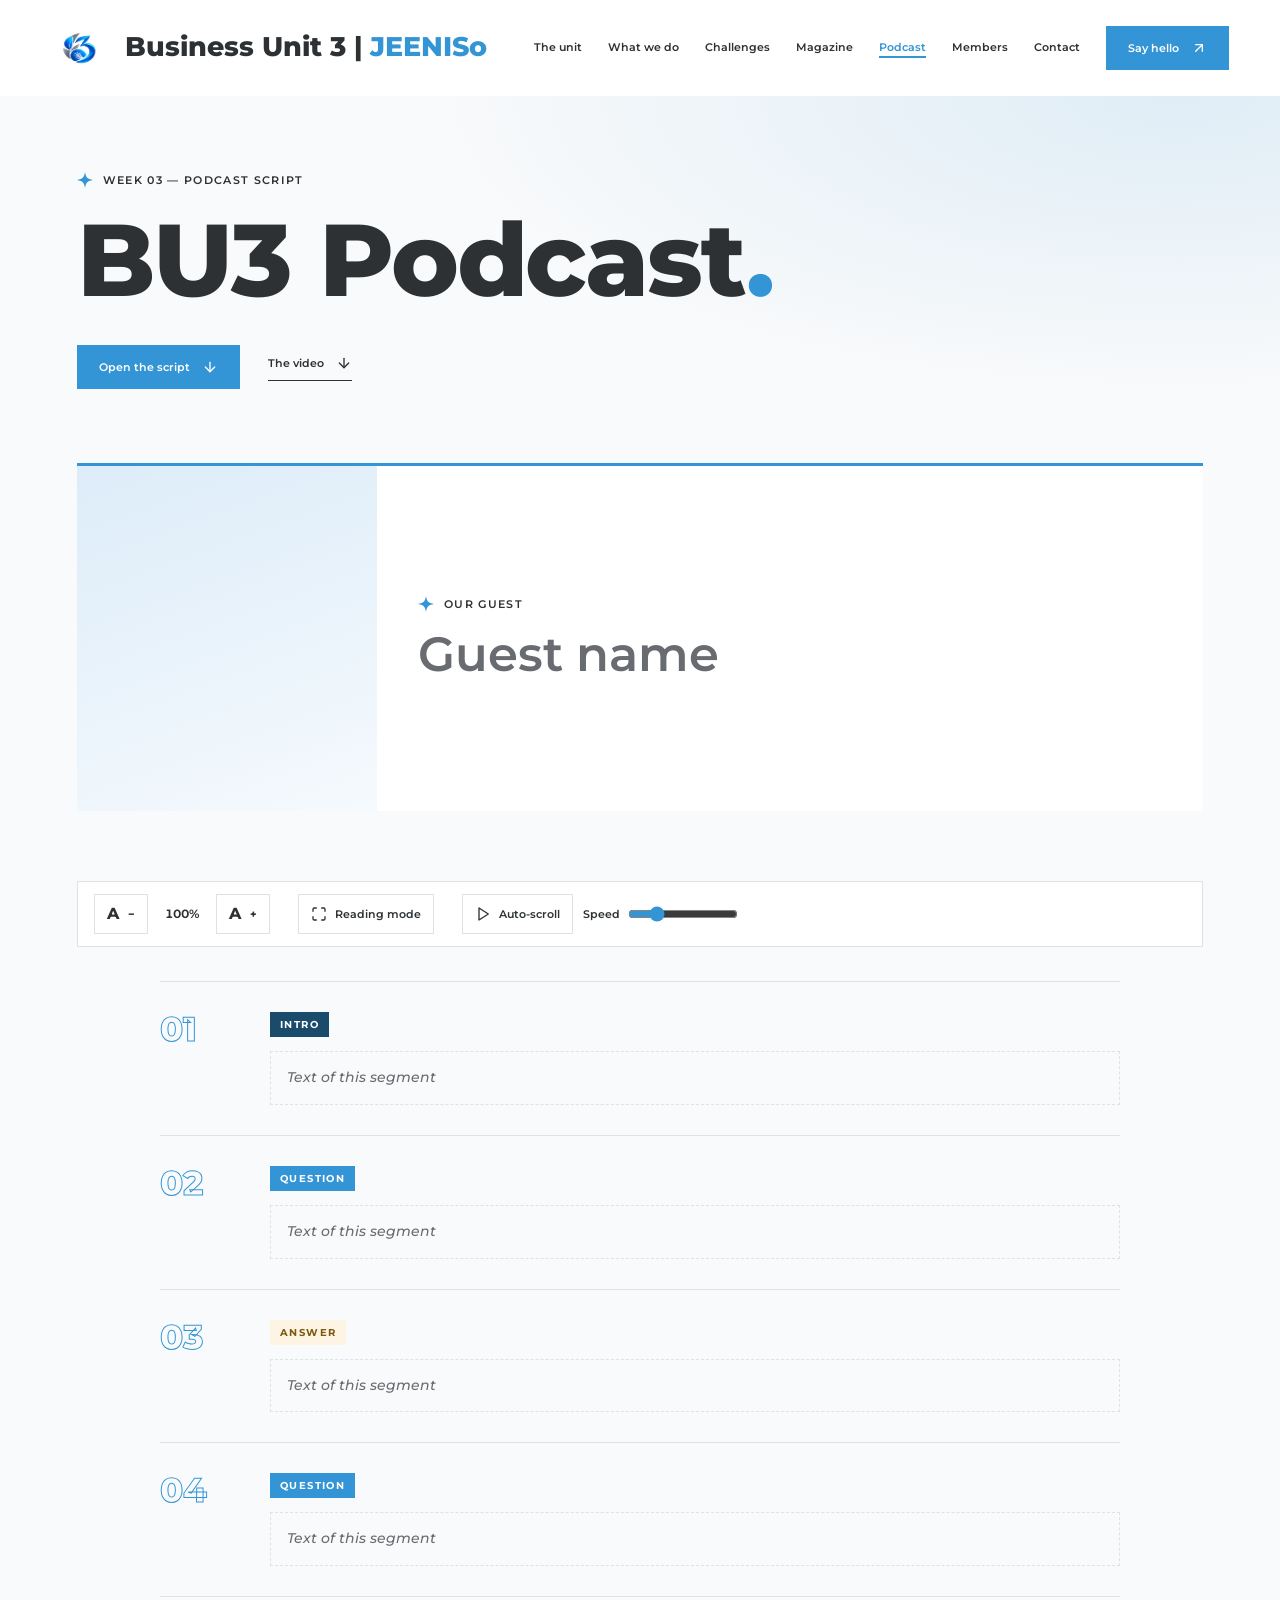
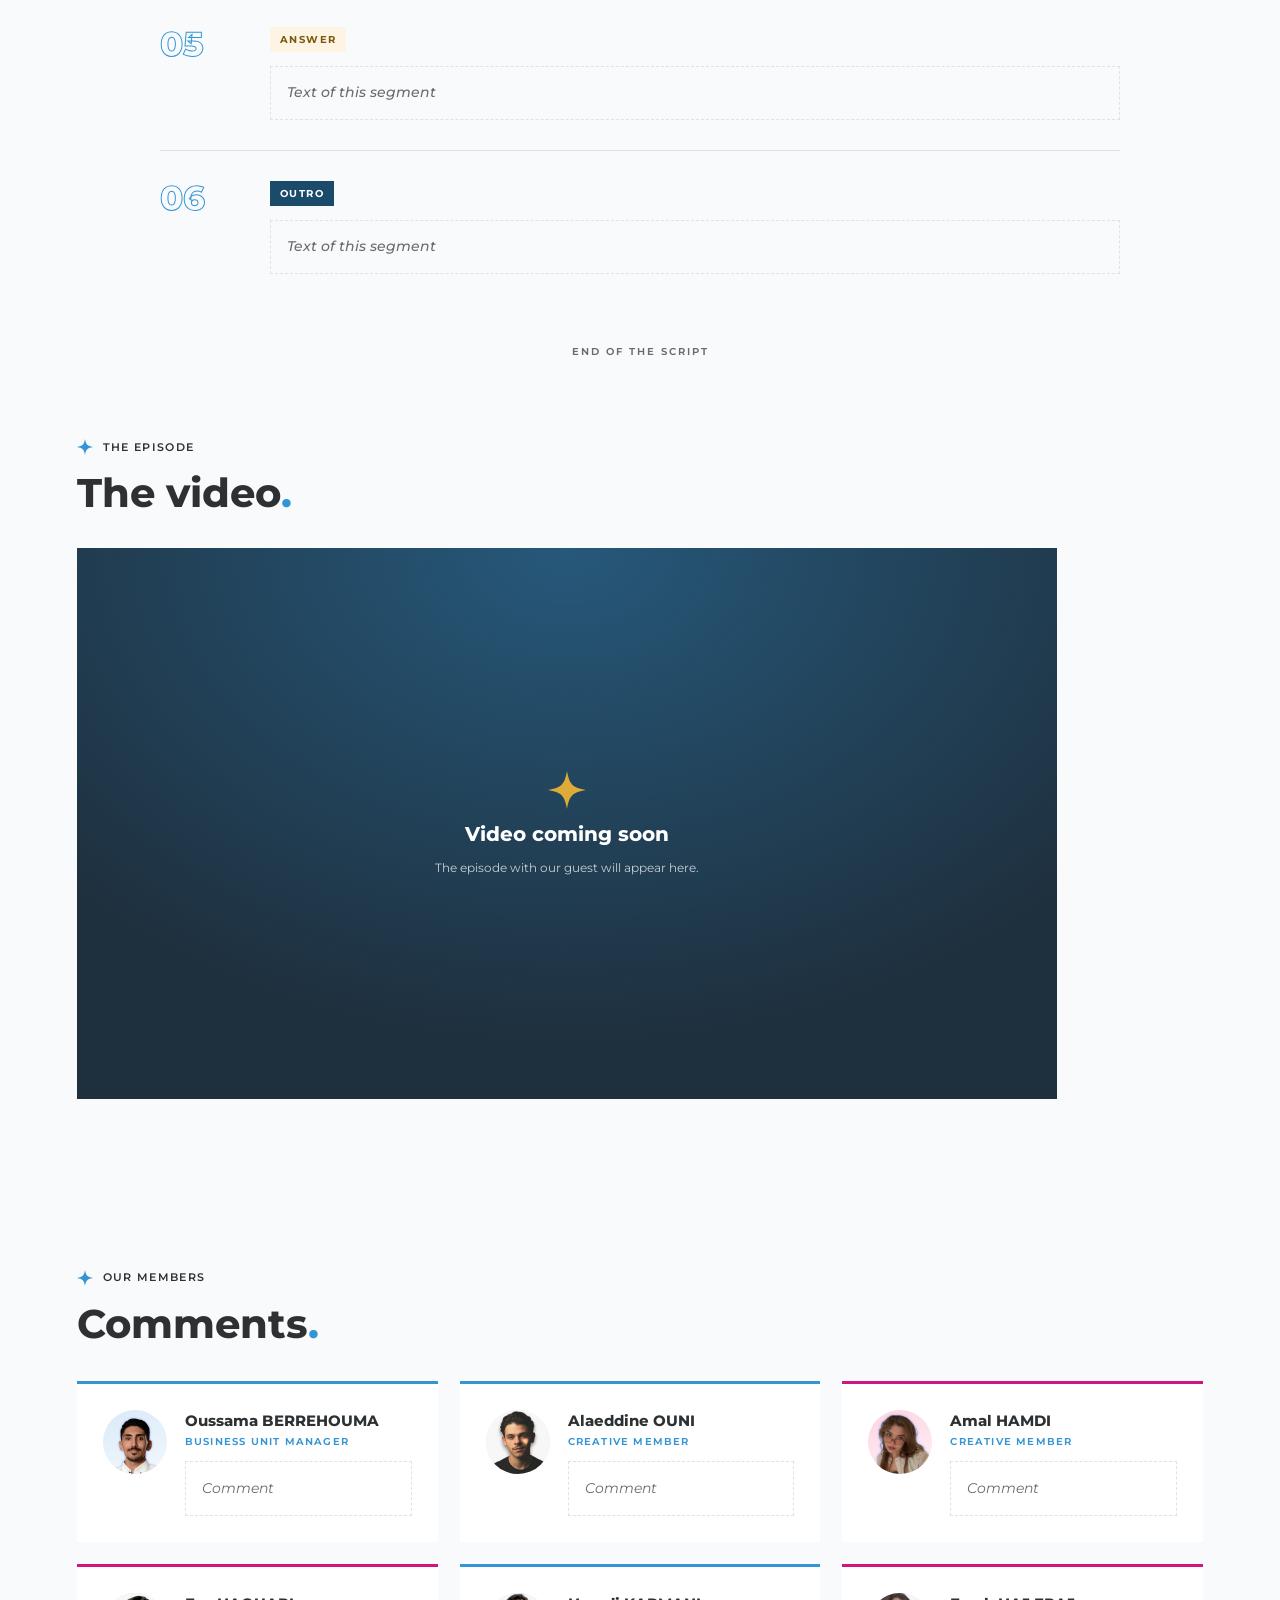
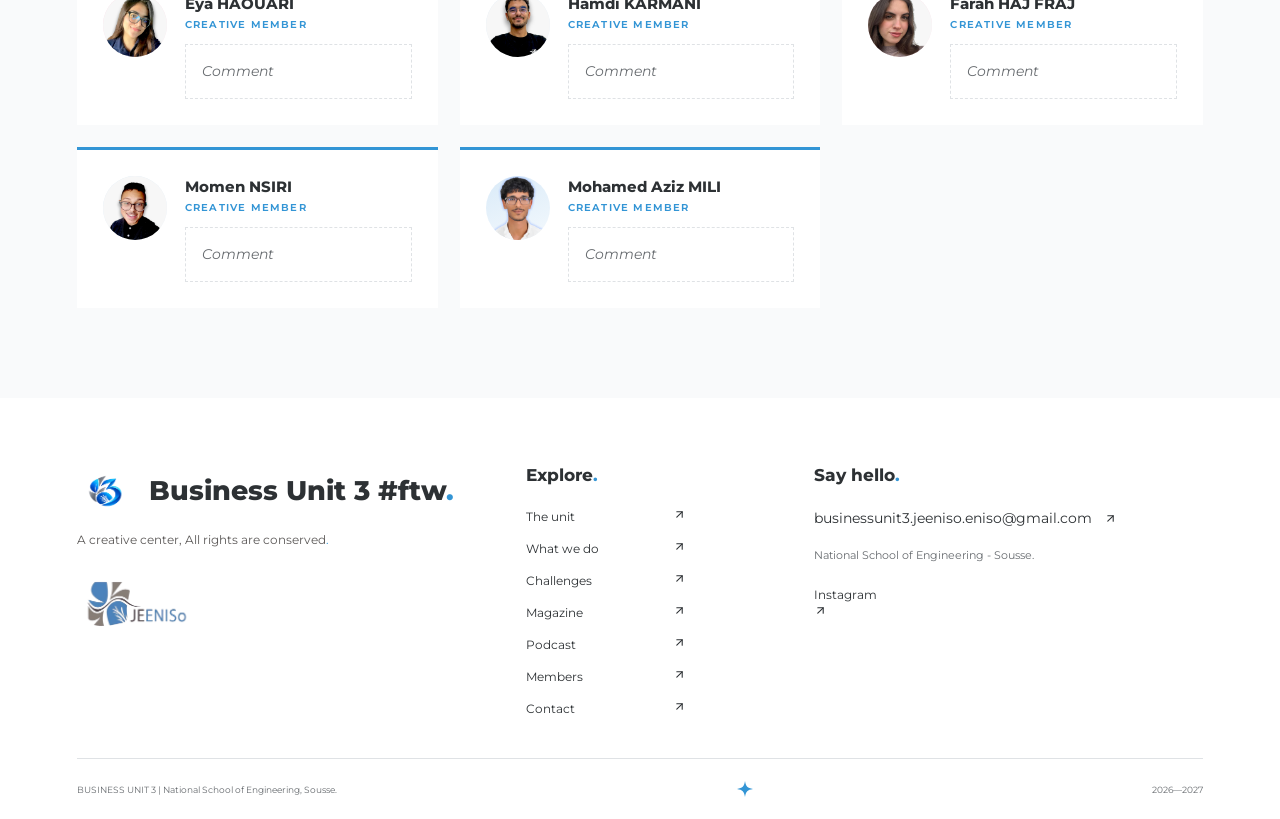
<file: podcast.html>
<!DOCTYPE html>
<html lang="en">
<head>
  <meta charset="utf-8" />
  <meta name="viewport" content="width=device-width, initial-scale=1" />
  <title>BU3 Podcast · Business Unit 3 by JEENISo</title>
  <meta name="description" content="The script of the BU3 podcast: guest, segments and reading tools." />
  <link rel="icon" href="images/bu3_logo.png" type="image/png" />

  <!-- Montserrat font from Google Fonts -->
  <link rel="preconnect" href="https://fonts.googleapis.com" />
  <link rel="preconnect" href="https://fonts.gstatic.com" crossorigin />
  <link rel="stylesheet" href="https://fonts.googleapis.com/css2?family=Montserrat:wght@400;450;500;550;600;650;700;750;800&display=swap" />

  <link rel="stylesheet" href="style.css" />
</head>
<body>
  <div class="creative-page home-page sub-page" id="top">

    <!-- ============ HEADER (sticky) ============ -->
    <header class="site-header">
      <a href="index.html" class="site-brand" aria-label="JEENISo Business Unit 3 home">
        <!-- If images/bu3-logo.png is missing, the small favicon logo is used instead (see README) -->
        <img src="images/bu3_logo.png" alt="Business Unit 3 logo" onerror="this.onerror=null;this.src='images/favicon.png'" />
        <span class="brand-link">Business Unit 3 | <span>JEENISo</span></span>
      </a>

      <!-- The menu links are inserted here by home.js (from "navigation" in data.js) -->
      <nav class="site-navigation" id="home-navigation" aria-label="Main navigation">
        <a class="btn btn-ghost home-button home-button-primary site-hello" data-mailto>Say hello <i data-icon="arrow-up-right"></i></a>
      </nav>

      <!-- Menu button: only visible on phones -->
      <button class="btn btn-ghost home-icon-button site-menu-toggle" id="menu-toggle" aria-label="Open menu" aria-expanded="false" aria-controls="home-navigation"><i data-icon="menu"></i></button>
    </header>

    <main>

      <!-- ============ INTRO ============
           Texts come from "podcast" in data.js. -->
      <section class="sub-hero">
        <span class="small-kicker home-section-kicker"><i data-sparkle></i><span>WEEK <span id="pod-week"></span> — PODCAST SCRIPT</span></span>
        <h1><span id="pod-show"></span><span class="home-period">.</span></h1>
        <p class="sub-hero-meta" id="pod-meta"><span id="pod-episode"></span><span id="pod-meta-sep"><i data-sparkle></i></span><span id="pod-title"></span></p>
        <p class="sub-hero-text" id="pod-description"></p>
        <div class="sub-hero-actions">
          <a class="btn btn-ghost home-button home-button-primary" href="#script">Open the script <i data-icon="arrow-down"></i></a>
          <a class="btn btn-ghost home-button home-button-link" href="#video">The video <i data-icon="arrow-down"></i></a>
        </div>
      </section>

      <!-- ============ GUEST ============ -->
      <section class="pod-guest reveal" id="guest" aria-label="Guest">
        <div class="pod-guest-photo" id="pod-guest-photo"><span id="pod-guest-initials" aria-hidden="true"></span></div>
        <div class="pod-guest-body">
          <span class="small-kicker home-section-kicker"><i data-sparkle></i><span>OUR GUEST</span></span>
          <h2 id="pod-guest-name"></h2>
          <p class="pod-guest-role" id="pod-guest-role"></p>
          <p class="pod-guest-bio" id="pod-guest-bio"></p>
          <span class="pod-status" id="pod-status"></span>
        </div>
      </section>

      <!-- ============ SCRIPT ============
           The toolbar changes the reading: text size, "reading mode"
           (big text on a dark background, for filming) and automatic scrolling
           (a teleprompter). The segments come from "podcast.segments" in data.js. -->
      <section class="pod-script" id="script" aria-label="Script">
        <div class="pod-toolbar" id="pod-toolbar" role="toolbar" aria-label="Reading tools">
          <div class="pod-tool-group" aria-label="Text size">
            <button class="btn btn-ghost pod-tool" id="pod-smaller" aria-label="Smaller text">A<small>−</small></button>
            <span class="pod-size" id="pod-size" aria-live="polite">100%</span>
            <button class="btn btn-ghost pod-tool" id="pod-bigger" aria-label="Bigger text">A<small>+</small></button>
          </div>
          <div class="pod-tool-group">
            <button class="btn btn-ghost pod-tool pod-tool-wide" id="pod-mode" aria-pressed="false"><i data-icon="maximize"></i><span>Reading mode</span></button>
          </div>
          <div class="pod-tool-group">
            <button class="btn btn-ghost pod-tool pod-tool-wide" id="pod-scroll" aria-pressed="false"><i data-icon="play" data-class="pod-icon-play"></i><i data-icon="pause" data-class="pod-icon-pause"></i><span>Auto-scroll</span></button>
            <label class="pod-speed">Speed <input type="range" id="pod-speed" min="1" max="10" value="3" aria-label="Auto-scroll speed" /></label>
          </div>
        </div>

        <ol class="pod-segments" id="pod-segments"></ol>
        <p class="pod-endnote" id="pod-endnote" hidden>End of the script</p>
      </section>

      <!-- ============ GUEST VIDEO ============ -->
      <section class="pod-video reveal" id="video" aria-label="Video">
        <div class="work-heading">
          <div>
            <span class="small-kicker home-section-kicker"><i data-sparkle></i><span>THE EPISODE</span></span>
            <h2>The video<span class="home-period">.</span></h2>
          </div>
        </div>
        <div class="pod-frame" id="pod-frame"></div>
      </section>

      <!-- ============ MEMBERS' COMMENTS ============
           Filled by subpage.js from comments.podcast in data.js. -->
      <section class="cm-section reveal" id="comments" aria-label="Comments from our members">
        <div class="work-heading">
          <div>
            <span class="small-kicker home-section-kicker"><i data-sparkle></i><span>OUR MEMBERS</span></span>
            <h2>Comments<span class="home-period">.</span></h2>
          </div>
        </div>
        <div class="cm-list" id="cm-list"></div>
      </section>
    </main>

    <!-- ============ FOOTER ============ -->
    <footer class="site-footer">
      <div class="site-footer-main">
        <div class="site-footer-brand">
          <div class="site-footer-brand-row">
            <img src="images/bu3_logo.png" alt="Business Unit 3 logo" onerror="this.onerror=null;this.src='images/favicon.png'" />
            <span class="brand-link">Business Unit 3 #ftw<span></span><span class="home-period">.</span></span>
          </div>
          <p>A creative center, All rights are conserved<span class="home-period">.</span></p>
          <!-- Optional image: hidden automatically if images/jeeniso-logo.png does not exist -->
          <img class="site-footer-jeeniso" src="images/jeeniso_logo.png" alt="JEENISo emblem" onerror="this.style.display='none'" />
        </div>

        <!-- Links are inserted here by home.js (same "navigation" list as the header) -->
        <nav aria-label="Footer navigation"><h2>Explore<span class="home-period">.</span></h2></nav>

        <div class="site-footer-contact" id="footer-contact">
          <h2>Say hello<span class="home-period">.</span></h2>
          <a data-mailto><span id="footer-email"></span><i data-icon="arrow-up-right"></i></a>
          <p id="footer-location"></p>
          <!-- Social links are added here by home.js only if "socials" in data.js is not empty -->
        </div>
      </div>
      <div class="site-footer-bottom">
        <span>BUSINESS UNIT 3 | National School of Engineering, Sousse.</span>
        <i data-sparkle></i>
        <span id="footer-edition"></span>
      </div>
    </footer>

  </div>

  <!-- Order matters: data first, then shared code, then this page's code -->
  <script src="data.js"></script>
  <script src="common.js"></script>
  <script src="subpage.js"></script>
  <script src="podcast.js"></script>
</body>
</html>
</file>
<file: style.css>
/* =====================================================================
   BU3 MEMBER SPOTLIGHT — STYLES
   ---------------------------------------------------------------------
   1. Design tokens (colors, radius)   <- change colors HERE
   2. Basic reset
   3. Buttons
   4. Page sections (header, hero, strip, story, skills, background...)
   5. Pop-up windows (dialogs)
   6. Member themes (manager = gold, pink members)
   7. HOME PAGE styles (index.html)
   8. PHOTOS: hero team photo + manager portrait  <- at the END of this file
   ===================================================================== */


/* =====================================================================
   1. DESIGN TOKENS
   These are CSS variables. Use them anywhere with var(--name).
   Colors use the oklch() format (supported by all modern browsers).
   ===================================================================== */
:root {
  --radius: 0.5rem;

  /* Main colors */
  --background: oklch(0.985 0.002 250);
  --foreground: oklch(0.31 0.008 250);
  --card: oklch(1 0 0);
  --primary: oklch(0.643 0.131 242.2);          /* BU3 blue */
  --primary-foreground: oklch(1 0 0);
  --secondary: oklch(0.955 0.005 250);
  --muted-foreground: oklch(0.53 0.008 250);
  --accent: oklch(0.954 0.018 242);
  --accent-foreground: oklch(0.46 0.102 242);
  --border: oklch(0.911 0.006 250);

  /* Brand extras */
  --brand-deep: oklch(0.395 0.076 242);
  --brand-soft: oklch(0.963 0.017 242);
  --success: oklch(0.48 0.11 160);
  --cover-ink: oklch(0.3 0.035 242);

  /* Manager (gold) and pink member themes */
  --manager-gold: oklch(0.77 0.14 85);
  --manager-gold-ink: oklch(0.49 0.095 80);
  --manager-gold-soft: oklch(0.97 0.025 85);
  --manager-blue: oklch(0.643 0.131 242.2);
  --member-pink: oklch(0.57 0.225 355);
  --member-pink-soft: oklch(0.965 0.025 355);
  --member-pink-deep: oklch(0.4 0.15 355);

  /* Hero photo helpers */
  --stage-photo-bg: oklch(0.87 0.003 250);
  --stroke-ink: oklch(0.31 0.008 250 / .22);
}


/* =====================================================================
   2. BASIC RESET
   Removes the browser's default spacing so we control everything.
   ===================================================================== */
*, *::before, *::after {
  box-sizing: border-box;
  margin: 0;
  padding: 0;
  border: 0 solid var(--border);
}

html { scroll-behavior: smooth; }

body {
  background-color: var(--background);
  color: var(--foreground);
  font-family: 'Montserrat', Arial, sans-serif;
  line-height: 1.5;
  letter-spacing: 0;
  -webkit-font-smoothing: antialiased;
}

h1, h2, h3 { font-size: inherit; font-weight: inherit; }
a { color: inherit; text-decoration: none; }
ul, ol { list-style: none; }
img, svg { display: block; }
img { max-width: 100%; height: auto; }
button { font: inherit; color: inherit; background: transparent; cursor: pointer; }
button, a { -webkit-tap-highlight-color: transparent; }
[hidden] { display: none !important; }


/* =====================================================================
   3. BUTTONS
   Every button uses class "btn". Add a style next to it:
     btn-ghost   -> transparent, light highlight on hover
     btn-default -> solid primary color
     btn-icon    -> square icon-only button
   ===================================================================== */
.btn {
  display: inline-flex;
  align-items: center;
  justify-content: center;
  gap: 8px;
  white-space: nowrap;
  border-radius: 6px;
  font-size: 14px;
  line-height: 20px;
  font-weight: 500;
  height: 36px;
  padding: 0 16px;
  transition: background-color .2s, color .2s, opacity .2s;
}
.btn svg { width: 16px; height: 16px; flex-shrink: 0; pointer-events: none; }
.btn:focus-visible { outline: 2px solid var(--primary); outline-offset: 2px; }
.btn-ghost:hover { background: var(--accent); color: var(--accent-foreground); }
.btn-default { background: var(--primary); color: var(--primary-foreground); box-shadow: 0 1px 3px rgba(0,0,0,.15); }
.btn-default:hover { opacity: .9; }
.btn-icon { width: 36px; padding: 0; }


/* =====================================================================
   4. PAGE SECTIONS
   ===================================================================== */
.creative-page { overflow: clip; background: var(--background); }

/* ---------- Header ---------- */
.creative-header { height: 96px; padding: 0 4%; display: flex; justify-content: space-between; align-items: center; background: var(--card); }
.header-left { display: flex; align-items: center; gap: 20px; }
.header-right { display: flex; align-items: center; gap: 24px; }
.header-logo { height: 48px; width: 48px; object-fit: contain; }
.brand-link { padding: 0; font-size: 27px; font-weight: 800; gap: 0; height: auto; }
.brand-link:hover { background: transparent; color: inherit; }
.brand-link span { color: var(--primary); }
.header-divider { height: 32px; border-left: 1px solid var(--border); }
.header-unit { font-size: 10px; font-weight: 700; line-height: 1.5; }
.header-note { font-size: 11px; color: var(--muted-foreground); }
.connect-link { border-bottom: 1px solid var(--foreground); border-radius: 0; padding: 0 0 7px; height: auto; font-size: 12px; }

/* ---------- Hero ("stage") ---------- */
.creative-stage { position: relative; height: min(760px, calc(100svh - 156px)); min-height: 580px; background: var(--card); }
.stage-meta { position: absolute; top: 20px; left: 4%; z-index: 3; font-size: 9px; font-weight: 600; display: flex; gap: 9px; align-items: center; }
.live-mark { width: 6px; height: 6px; background: var(--primary); animation: signal 2s infinite; }
.edition { margin-left: 24px; color: var(--muted-foreground); }

.stage-rail { position: absolute; inset: 0 auto 66px 0; width: 33.333%; padding: 88px 12% 0 4%; }
.unit-label { display: flex; align-items: flex-start; flex-direction: column; padding: 0; height: auto; font-size: 11px; color: var(--muted-foreground); gap: 0; }
.unit-label:hover { background: transparent; }
.unit-label span { font-size: 110px; font-weight: 800; line-height: 1.1; -webkit-text-stroke: 1px var(--stroke-ink); color: transparent; }
.unit-label svg { position: absolute; top: 97px; left: 19%; color: var(--primary); }
.rail-bottom { position: absolute; bottom: 95px; left: 12%; }
.rail-bottom p { font-size: 12px; line-height: 1.9; color: var(--muted-foreground); }
.rail-bottom strong { color: var(--foreground); font-weight: 600; }
.location { display: block; margin-top: 18px; color: var(--muted-foreground); font-size: 9px; }
.discover-button { margin-top: 26px; padding: 0; font-size: 11px; gap: 18px; }
.discover-button:hover { background: transparent; }
.discover-button svg { animation: nudge 2s ease-in-out infinite; }

.stage-photo { position: absolute; top: 0; right: 0; bottom: 66px; width: 66.667%; overflow: hidden; background: var(--stage-photo-bg); animation: photo-enter .8s ease both; }
.main-photo { height: 100%; width: 100%; object-fit: cover; animation: photo-drift 18s ease-in-out infinite alternate; }
.portrait-frame { object-position: center 37%; }
.object-frame { object-position: center; }
.photo-index { position: absolute; top: 24px; right: 5%; color: var(--foreground); font-size: 10px; font-weight: 500; }
.photo-action { position: absolute; right: 5%; bottom: 62px; width: 60px; height: 60px; padding: 0; border: 1px solid var(--foreground); border-radius: 50%; background: var(--card); }
.photo-action svg { width: 27px; height: 27px; }
.photo-caption { position: absolute; right: 5%; bottom: 28px; font-size: 10px; font-weight: 550; color: var(--foreground); background: var(--card); padding: 5px 8px; }

.stage-title { position: absolute; left: 26%; bottom: 111px; z-index: 2; pointer-events: none; animation: title-enter .9s cubic-bezier(.2,.8,.2,1) both; }
.title-eyebrow { font-size: 9px; font-weight: 650; display: block; margin-bottom: 15px; background: var(--card); color: var(--foreground); width: fit-content; padding: 5px 8px; }
.stage-title h1 { font-size: 106px; line-height: .99; font-weight: 800; color: var(--primary); max-width: 900px; }
.stage-title h1 span { color: var(--primary); }

.stage-bottom { position: absolute; bottom: 0; left: 0; right: 0; height: 66px; display: flex; align-items: center; justify-content: space-between; padding: 0 4%; border-bottom: 1px solid var(--border); }
.scene-tabs { display: flex; gap: 36px; }
.scene-tab { font-size: 10px; padding: 0; color: var(--muted-foreground); border-radius: 0; height: 66px; border-bottom: 2px solid transparent; gap: 9px; }
.scene-tab:hover { background: transparent; }
.scene-tab span { font-size: 8px; }
.scene-tab.is-active { color: var(--foreground); border-bottom-color: var(--primary); }
.motion-control { color: var(--muted-foreground); }

/* ---------- Section navigation bar ---------- */
.portfolio-navigation { display: flex; align-items: center; justify-content: center; gap: 30px; padding: 12px 5%; background: var(--card); border-bottom: 1px solid var(--border); }
.portfolio-navigation .btn { font-size: 11px; }
.portfolio-navigation svg { width: 12px; }

/* ---------- Scrolling strip ("THINK. BUILD. REPEAT.") ---------- */
.kinetic-strip { background: var(--primary); color: var(--primary-foreground); padding: 19px 0; overflow: hidden; }
.kinetic-track { display: flex; width: max-content; animation: marquee 30s linear infinite; }
.kinetic-track > span { display: flex; align-items: center; white-space: nowrap; gap: 22px; padding-right: 22px; font-size: 26px; font-weight: 750; }
.kinetic-track > span > span { -webkit-text-stroke: 1px var(--primary-foreground); color: transparent; }
.kinetic-track svg { width: 24px; height: 24px; }

/* ---------- Shared section helpers ---------- */
.creative-work, .creative-toolkit { padding: 75px 6%; }
.small-kicker { font-size: 9px; font-weight: 600; }
.work-heading { display: flex; align-items: flex-end; justify-content: space-between; margin-bottom: 32px; }
.work-heading h2 { font-size: 40px; font-weight: 750; margin-top: 15px; line-height: 1.15; }
.work-heading h2 span { color: var(--primary); }
.work-count { font-size: 9px; color: var(--muted-foreground); }

/* ---------- Biography + About me ---------- */
.member-story-grid { display: grid; grid-template-columns: minmax(0, 1fr) minmax(0, 1fr); gap: 60px; }
.member-story { min-width: 0; border-top: 2px solid var(--primary); padding: 28px 0 40px; }
.member-story:nth-child(2) { margin-top: 85px; }
.member-story > .small-kicker { color: var(--muted-foreground); }
.member-story h3 { font-size: 36px; font-weight: 750; line-height: 1.2; margin-top: 20px; overflow-wrap: anywhere; }
.member-story h3 span { color: var(--primary); }
.member-story-copy { font-size: 16px; line-height: 1.9; margin-top: 24px; white-space: pre-wrap; overflow-wrap: anywhere; }
.member-story-placeholder { color: var(--muted-foreground); }

/* ---------- Skills ("My playground") ---------- */
.creative-toolkit { border-top: 1px solid var(--border); }
.toolkit-line { display: grid; grid-template-columns: 1fr 1fr; gap: 60px; margin-top: 28px; }
.toolkit-line h2 { font-size: 48px; font-weight: 750; line-height: 1.17; }
.toolkit-line h2 span { color: var(--primary); }
.toolkit-row { display: flex; gap: 24px; align-items: center; border-bottom: 1px solid var(--border); padding: 20px 0; }
.toolkit-row > span { font-size: 9px; color: var(--muted-foreground); }
.toolkit-row h3 { font-size: 15px; font-weight: 600; }
.toolkit-row p { margin-top: 7px; font-size: 10px; color: var(--muted-foreground); }
.toolkit-row svg { margin-left: auto; width: 18px; color: var(--primary); }

/* ---------- Experience / Events / Certifications ---------- */
.member-background, .member-contact { padding: 70px 6%; border-top: 1px solid var(--border); }
.background-heading { display: flex; justify-content: space-between; gap: 25px; align-items: flex-end; }
.background-heading h2, .member-contact h2 { font-size: 40px; font-weight: 750; line-height: 1.15; margin-top: 16px; }
.background-heading h2 span, .member-contact h2 span { color: var(--primary); }
.sample-caption { color: var(--muted-foreground); font-size: 9px; line-height: 1.7; }

.background-tabs { display: flex; gap: 30px; border-bottom: 1px solid var(--border); margin-top: 32px; }
.background-tab { border-radius: 0; height: 54px; padding: 0; font-size: 12px; border-bottom: 2px solid transparent; color: var(--muted-foreground); gap: 0; }
.background-tab:hover { background: transparent; }
.background-tab.selected { border-bottom-color: var(--primary); color: var(--foreground); }
.background-tab span { font-size: 8px; color: var(--primary); margin-left: 7px; }
.background-panel { min-height: 320px; animation: title-enter .45s ease both; padding-top: 15px; }

.experience-line { display: flex; gap: 30px; padding: 26px 0; border-bottom: 1px solid var(--border); }
.experience-order { font-size: 12px; color: var(--primary); padding-top: 5px; }
.experience-line > .sample-caption { margin-left: auto; }
.experience-period { font-size: 10px; color: var(--primary); }
.experience-line h3, .certificate-line h3 { margin-top: 9px; font-size: 22px; font-weight: 650; }
.experience-org { font-size: 11px; margin-top: 8px; }
.experience-summary { font-size: 11px; color: var(--muted-foreground); line-height: 1.8; margin-top: 10px; }

.member-event-grid { display: grid; grid-template-columns: 1fr 1fr; gap: 30px; padding-top: 10px; }
.member-event-photo { position: relative; aspect-ratio: 1.65; overflow: hidden; }
.member-event-photo img { width: 100%; height: 100%; object-fit: cover; transition: transform .5s; }
.member-event:hover img { transform: scale(1.04); }
.member-event-photo button { position: absolute; bottom: 16px; right: 16px; border-radius: 50%; background: var(--card); }
.event-meta { display: flex; justify-content: space-between; gap: 10px; font-size: 9px; color: var(--muted-foreground); margin-top: 15px; }
.member-event h3 { font-size: 23px; font-weight: 650; margin-top: 10px; }

.certificate-line { display: flex; align-items: center; gap: 24px; border-bottom: 1px solid var(--border); padding: 26px 0; }
.certificate-icon { width: 38px; height: 38px; color: var(--primary); flex-shrink: 0; }
.certificate-line button { margin-left: auto; flex-shrink: 0; }
.certificate-line .sample-caption { margin-top: 8px; }

/* ---------- Contact ---------- */
.member-contact { display: grid; grid-template-columns: 1fr 1fr; gap: 50px; background: var(--card); }
.member-contact > div > p { font-size: 12px; color: var(--muted-foreground); margin-top: 18px; }
.contact-line { display: flex; align-items: center; gap: 18px; padding: 20px 0; border-bottom: 1px solid var(--border); }
.contact-line > svg { width: 20px; height: 20px; color: var(--primary); flex-shrink: 0; }
.contact-line span { display: block; font-size: 9px; color: var(--muted-foreground); margin-bottom: 8px; }
.contact-line a, .contact-line p { font-size: 17px; font-weight: 550; overflow-wrap: anywhere; }
.contact-line a:hover { color: var(--primary); }
.contact-line button { margin-left: auto; flex-shrink: 0; }
.contact-lines > p { margin-top: 15px; }
.status-note { font-size: 12px; color: var(--muted-foreground); }
.status-ok { color: var(--success); }

/* ---------- Closing banner ---------- */
.creative-outro { position: relative; min-height: 390px; overflow: hidden; }
.creative-outro > img { position: absolute; inset: 0; height: 100%; width: 100%; object-fit: cover; }
.creative-outro > div { position: relative; padding: 60px 6%; }
.creative-outro h2 { font-size: 48px; font-weight: 750; margin-top: 15px; line-height: 1.1; color: var(--cover-ink); }
.creative-outro h2 span { color: var(--brand-deep); }
.outro-button { margin-top: 28px; border-radius: 0; height: 44px; font-size: 11px; }

/* ---------- Footer ---------- */
.creative-footer { padding: 24px 6%; display: flex; gap: 25px; align-items: center; font-size: 9px; }
.sample-note { margin-left: auto; color: var(--muted-foreground); font-size: 8px; }

/* ---------- Scroll reveal + pause switch ---------- */
.reveal { opacity: 0; transform: translateY(32px); transition: opacity .8s ease, transform .8s ease; }
.reveal.in-view { opacity: 1; transform: translateY(0); }
.motion-paused *, .motion-paused *::before { animation-play-state: paused !important; }


/* ---------- Animations (@keyframes) ---------- */
@keyframes photo-drift { from { transform: scale(1); } to { transform: scale(1.07) translateY(-.7%); } }
@keyframes photo-enter { from { opacity: .3; clip-path: inset(0 0 0 100%); } to { opacity: 1; clip-path: inset(0); } }
@keyframes title-enter { from { opacity: 0; transform: translateY(38px); } to { opacity: 1; transform: translateY(0); } }
@keyframes marquee { to { transform: translateX(-50%); } }
@keyframes nudge { 50% { transform: translateY(5px); } }
@keyframes signal { 50% { opacity: .3; } }


/* =====================================================================
   5. POP-UP WINDOWS (<dialog>)
   ===================================================================== */
dialog.dlg {
  margin: auto;
  width: calc(100% - 32px);
  max-width: 512px;
  max-height: 90vh;
  overflow-y: auto;
  border: 1px solid var(--border);
  border-radius: var(--radius);
  background: var(--card);
  color: var(--foreground);
  box-shadow: 0 10px 40px rgba(0, 0, 0, .25);
}
dialog.dlg.wide { max-width: 576px; }
dialog.dlg::backdrop { background: rgba(0, 0, 0, .8); }
dialog.dlg[open] { animation: dialog-in .2s ease both; }
@keyframes dialog-in { from { opacity: 0; transform: scale(.96); } to { opacity: 1; transform: scale(1); } }

body:has(dialog[open]) { overflow: hidden; }   /* stop page scrolling behind a pop-up */

.dlg-body { position: relative; display: grid; gap: 16px; padding: 24px; }
.dlg-title { font-size: 18px; font-weight: 600; line-height: 1.1; }
.dlg-desc { font-size: 14px; color: var(--muted-foreground); }
.dlg-note { font-size: 12px; color: var(--muted-foreground); }
.dlg-close { position: absolute; top: 16px; right: 16px; width: 24px; height: 24px; display: flex; align-items: center; justify-content: center; border-radius: 4px; opacity: .7; transition: opacity .2s; }
.dlg-close:hover { opacity: 1; }
.dlg-close svg { width: 16px; height: 16px; }
.dlg-mail { width: 32px; height: 32px; color: var(--primary); }
.dlg-logo { width: 112px; height: 112px; margin: 0 auto; object-fit: contain; }
.dlg-image { margin-top: 12px; width: 100%; aspect-ratio: 3 / 2; object-fit: cover; }
.dlg-meta { font-size: 12px; color: var(--primary); }
.dlg-tags { display: flex; flex-wrap: wrap; gap: 8px; }
.dlg-tags span { border-radius: 4px; background: var(--secondary); padding: 4px 8px; font-size: 12px; }

/* Members list inside the pop-up */
.members-list { display: grid; grid-template-columns: 1fr 1fr; gap: 0.4rem 0.75rem; margin-top: 1rem; }
.member-link { display: flex; align-items: center; gap: 0.6rem; padding: 0.7rem 0.8rem; border-radius: 0.5rem; border: 1px solid var(--border); color: inherit; text-decoration: none; transition: border-color 0.25s ease, background 0.25s ease; }
.member-link:hover { border-color: var(--primary); background: var(--secondary); }
.member-link-dot { width: 6px; height: 6px; flex: 0 0 6px; border-radius: 999px; background: var(--primary); }
.member-link-name { flex: 1; font-weight: 650; font-size: 0.9rem; line-height: 1.25; }
.member-link svg { width: 0.9rem; height: 0.9rem; flex-shrink: 0; color: var(--primary); }
.member-link-role { display: block; font-size: 0.65rem; font-weight: 500; margin-top: 6px; color: var(--manager-gold-ink); }
.member-link-manager { border-color: var(--manager-gold); background: var(--manager-gold-soft); }
.member-link-manager:hover { border-color: var(--manager-gold-ink); background: var(--manager-gold-soft); }
.member-link-manager .member-link-dot { background: var(--manager-gold); }
.member-link-manager svg { color: var(--manager-gold-ink); }


/* =====================================================================
   6. MEMBER THEMES
   member.js adds one of these classes to .creative-page.
   They only change the CSS variables, so the layout stays the same.
   ===================================================================== */

/* Manager edition: gold accents + blue logo/title */
.manager-portfolio { --primary: var(--manager-gold-ink); --primary-foreground: var(--card); }
.manager-portfolio .brand-link span { color: var(--manager-blue); }
.manager-portfolio .stage-title { right: 4%; }
.manager-portfolio .stage-title h1 { font-size: 82px; color: var(--manager-blue); }
.manager-portfolio .stage-title h1 span { color: var(--manager-gold-ink); }
.manager-portfolio .title-eyebrow { border-left: 3px solid var(--manager-gold); }
.manager-portfolio .kinetic-strip { background: var(--manager-gold); color: var(--brand-deep); }
.manager-portfolio .kinetic-track > span > span { -webkit-text-stroke-color: var(--brand-deep); }
.manager-portfolio .scene-tab.is-active { border-bottom-color: var(--manager-gold); }
.manager-portfolio .member-story:nth-child(2) { border-top-color: var(--manager-blue); }

/* Pink accent members */
.pink-portfolio { --primary: var(--member-pink); --accent: var(--member-pink-soft); --accent-foreground: var(--member-pink-deep); --brand-deep: var(--member-pink-deep); --brand-soft: var(--member-pink-soft); }
.pink-portfolio .brand-link span { color: var(--manager-blue); }
.pink-portfolio .stage-title { right: 4%; }
.pink-portfolio .stage-title h1 { font-size: 82px; }


/* =====================================================================
   RESPONSIVE (screens smaller than a laptop)
   max-width: 1100px = tablets, 700px = phones, 360px = very small phones
   ===================================================================== */
@media (min-width: 1600px) {
  .creative-stage { height: 760px; }
  .stage-title h1 { font-size: 120px; }
}

@media (max-width: 1100px) {
  .stage-title h1 { font-size: 82px; }
  .stage-rail { padding-right: 0; }
  .rail-bottom { bottom: 80px; }
  .work-heading h2 { font-size: 34px; }
  .toolkit-line h2 { font-size: 39px; }
  .manager-portfolio .stage-title h1 { font-size: 64px; }
  .pink-portfolio .stage-title h1 { font-size: 64px; }
}

@media (max-width: 700px) {
  /* header */
  .creative-header { height: 80px; padding: 0 5%; }
  .creative-header > div { gap: 12px; }
  .brand-link { font-size: 21px; }
  .header-unit, .header-note { display: none; }
  .creative-header img { width: 36px; height: 36px; }
  .connect-link { font-size: 10px; }

  /* hero */
  .creative-stage { height: 680px; min-height: 0; }
  .stage-meta { top: 17px; left: 5%; font-size: 7px; gap: 5px; }
  .edition { display: none; }
  .stage-photo { top: 54px; bottom: 65px; width: 75%; }
  .stage-rail { top: 54px; bottom: 65px; width: 25%; padding: 35px 0 0 5%; }
  .unit-label { font-size: 8px; }
  .unit-label span { font-size: 51px; }
  .unit-label svg { top: 18px; left: 40%; width: 13px; }
  .rail-bottom { left: 20%; bottom: 24px; }
  .rail-bottom p, .location { display: none; }
  .discover-button { font-size: 0; }
  .discover-button svg { width: 20px; }
  .stage-title { left: 5%; bottom: 165px; right: 5%; }
  .stage-title h1 { font-size: 62px; line-height: 1.02; overflow-wrap: normal; }
  .title-eyebrow { font-size: 7px; margin-bottom: 12px; }
  .photo-index { top: 18px; font-size: 8px; }
  .photo-action { width: 43px; height: 43px; bottom: 52px; }
  .photo-action svg { width: 20px; }
  .photo-caption { font-size: 8px; bottom: 23px; max-width: 80%; }
  .stage-bottom { height: 65px; padding: 0 5%; }
  .scene-tabs { gap: 14px; }
  .scene-tab { font-size: 8px; gap: 4px; height: 65px; }
  .scene-tab span { font-size: 6px; }
  .motion-control { width: 26px; }
  .manager-portfolio .stage-title h1 { font-size: 40px; line-height: 1.1; }
  .pink-portfolio .stage-title h1 { font-size: 52px; }

  /* navigation + strip */
  .portfolio-navigation { gap: 8px; padding: 8px 3%; }
  .portfolio-navigation .btn { font-size: 9px; padding: 0 7px; }
  .portfolio-navigation svg { width: 10px; }
  .kinetic-track > span { font-size: 20px; gap: 16px; padding-right: 16px; }
  .kinetic-strip { padding: 15px 0; }

  /* sections */
  .creative-work, .creative-toolkit { padding: 48px 5%; }
  .work-heading { align-items: flex-start; gap: 20px; }
  .small-kicker { font-size: 7px; }
  .work-heading h2 { font-size: 29px; }
  .work-count { display: none; }
  .member-story-grid { grid-template-columns: minmax(0, 1fr); gap: 28px; }
  .member-story:nth-child(2) { margin-top: 0; }
  .member-story { padding: 22px 0 16px; }
  .member-story h3 { font-size: 29px; }
  .member-story-copy { font-size: 14px; margin-top: 18px; }
  .toolkit-line { grid-template-columns: 1fr; gap: 25px; }
  .toolkit-line h2 { font-size: 39px; }
  .toolkit-row { padding: 17px 0; }

  .member-background, .member-contact { padding: 45px 5%; }
  .background-heading { align-items: flex-start; flex-direction: column; gap: 12px; }
  .background-heading h2, .member-contact h2 { font-size: 30px; }
  .background-tabs { gap: 18px; margin-top: 20px; }
  .background-tab { font-size: 10px; gap: 2px; }
  .background-tab span { margin-left: 3px; }
  .background-panel { min-height: 340px; }
  .experience-line { gap: 18px; }
  .experience-line h3, .certificate-line h3 { font-size: 18px; }
  .member-event-grid { grid-template-columns: 1fr; gap: 28px; }
  .certificate-line { gap: 15px; }
  .certificate-icon { width: 28px; height: 28px; }
  .member-contact { grid-template-columns: 1fr; gap: 18px; }
  .contact-line a, .contact-line p { font-size: 16px; }

  .creative-outro { min-height: 350px; }
  .creative-outro > img { object-position: 27% center; opacity: .7; }
  .creative-outro > div { padding: 50px 5%; }
  .creative-outro h2 { font-size: 35px; }
  .creative-footer { padding: 18px 5%; gap: 12px; font-size: 7px; }
  .sample-note { font-size: 6px; }
}

@media (max-width: 520px) {
  .members-list { grid-template-columns: 1fr; }
}

@media (max-width: 360px) {
  .stage-title h1 { font-size: 53px; }
  .scene-tabs { gap: 10px; }
  .manager-portfolio .stage-title h1 { font-size: 34px; }
  .pink-portfolio .stage-title h1 { font-size: 46px; }
}

/* People who prefer less motion get no animations */
@media (prefers-reduced-motion: reduce) {
  *, *::before, *::after { animation: none !important; transition: none !important; scroll-behavior: auto !important; }
  .reveal { opacity: 1; transform: none; }
}


/* =====================================================================
   7. HOME PAGE STYLES  (index.html)
   ---------------------------------------------------------------------
   Everything below is only for the home page. All selectors start with
   .home-, .site- or live inside .home-page, so the member page is not
   affected. The colors come from the variables at the top of this file
   (plus a few extra ones defined right below).
   ===================================================================== */
/* BU3 home: conversion-friendly named classes, scoped to preserve portfolios. */
:root {
  --home-glow: oklch(0.643 0.131 242.2 / .35);
  --home-glow-gray: oklch(0.47 0.004 30 / .18);
  --home-gray: oklch(0.47 0.004 30);
  --home-photo-shade: oklch(0.3 0.035 242 / .85);
  --home-photo-clear: oklch(0.3 0.035 242 / 0);
  --home-watermark: oklch(0.643 0.131 242.2 / .13);
  --home-gold-shine: oklch(0.77 0.14 85 / .45);
}

/* ---------- Basics: scrolling, links, blue period, sparkle ---------- */
html:has(.home-page) { scroll-behavior:smooth; scroll-padding-top:112px; }
.home-page { letter-spacing:0; }
.home-page [id] { scroll-margin-top:112px; }
.home-page a:focus-visible { outline:2px solid var(--primary); outline-offset:5px; }
.home-period { color:var(--primary)!important; }
.home-sparkle { width:16px; height:16px; flex-shrink:0; color:var(--primary); }

/* ---------- Header (sticky) + buttons ---------- */
.site-header { position:sticky; top:0; z-index:30; height:96px; padding:0 4%; display:flex; align-items:center; justify-content:space-between; gap:28px; background:var(--card); border-bottom:1px solid transparent; transition:border-color .25s; }
.is-scrolled .site-header { border-bottom-color:var(--border); }
.site-brand { display:flex; align-items:center; gap:18px; flex-shrink:0; }
.site-brand img { width:56px; height:56px; object-fit:contain; }
.site-navigation { display:flex; align-items:center; gap:26px; }
.site-navigation > a { font-size:11px; font-weight:600; white-space:nowrap; }
.site-navigation > a:hover { color:var(--primary); }
.home-page .home-button { display:inline-flex; align-items:center; justify-content:center; gap:12px; font-family:inherit; font-size:11px; font-weight:600; padding:0 22px; height:44px; border-radius:0; box-shadow:none; text-decoration:none; transition:background .25s,color .25s; }
.home-page .home-button-primary { background:var(--primary); color:var(--primary-foreground); }
.home-page .home-button-primary:hover { background:var(--brand-deep); color:var(--primary-foreground); }
.home-page .home-button-link { padding:0 0 7px; height:auto; border-bottom:1px solid var(--foreground); color:var(--foreground); background:transparent; }
.home-page .home-icon-button { width:40px; height:40px; padding:0; border-radius:0; color:var(--primary); background:var(--card); box-shadow:none; }
.home-icon-button svg { width:18px; height:18px; }
.home-page .site-menu-toggle { display:none; }

/* ---------- Hero ---------- */
.home-hero { position:relative; min-height:700px; height:calc(100svh - 150px); max-height:950px; display:flex; flex-direction:column; align-items:center; justify-content:center; text-align:center; padding:45px 5% 115px; overflow:hidden; }
.home-blob { position:absolute; border-radius:50%; filter:blur(60px); background:var(--home-glow); animation:home-drift 14s ease-in-out infinite alternate; pointer-events:none; }
.home-blob-a { width:420px; height:420px; top:-80px; left:-60px; }
.home-blob-b { width:360px; height:360px; bottom:-60px; right:-40px; animation-delay:-5s; background:var(--home-glow-gray); }
.home-blob-c { width:240px; height:240px; top:40%; left:60%; animation-delay:-9s; }
@keyframes home-drift { to { transform:translate(80px,60px) scale(1.2); } }
.home-hero-logo { position:relative; width:120px; height:120px; object-fit:contain; animation:home-float 5s ease-in-out infinite; }
@keyframes home-float { 50% { transform:translateY(-12px); } }
.home-hero-kicker { position:relative; display:flex; align-items:center; justify-content:center; gap:10px; font-size:11px; font-weight:600; margin-top:20px; color:var(--home-gray); }
.home-hero-title { position:relative; display:flex; align-items:baseline; justify-content:center; gap:22px; margin-top:28px; font-size:88px; font-weight:800; line-height:1; color:var(--primary); letter-spacing:0; }
.home-title-words { white-space:nowrap; }
.home-letter { display:inline-block; opacity:0; transform:translateY(60%) rotate(8deg); animation:home-letter .7s cubic-bezier(.2,.8,.2,1) forwards; }
.home-title-words .home-letter:nth-child(2) { animation-delay:.055s; }
.home-title-words .home-letter:nth-child(3) { animation-delay:.11s; }
.home-title-words .home-letter:nth-child(4) { animation-delay:.165s; }
.home-title-words .home-letter:nth-child(5) { animation-delay:.22s; }
.home-title-words .home-letter:nth-child(6) { animation-delay:.275s; }
.home-title-words .home-letter:nth-child(7) { animation-delay:.33s; }
.home-title-words .home-letter:nth-child(8) { animation-delay:.385s; }
.home-title-words .home-letter:nth-child(9) { animation-delay:.44s; }
.home-title-words .home-letter:nth-child(10) { animation-delay:.495s; }
.home-title-words .home-letter:nth-child(11) { animation-delay:.55s; }
.home-title-words .home-letter:nth-child(12) { animation-delay:.605s; }
.home-title-words .home-letter:nth-child(13) { animation-delay:.66s; }
@keyframes home-letter { to { opacity:1; transform:none; } }
.home-outline { color:transparent; -webkit-text-stroke:2px var(--primary); animation-delay:.84s; }
.home-hero-title > .home-period { margin-left:-22px; }
.home-hero-sub { position:relative; margin-top:22px; font-size:15px; text-transform:uppercase; color:var(--home-gray); opacity:0; animation:home-letter .8s 1.1s forwards; }
.home-hero-description { position:relative; margin-top:12px; font-size:13px; color:var(--muted-foreground); }
.home-hero-actions { position:relative; margin-top:32px; display:flex; gap:24px; align-items:center; flex-wrap:wrap; justify-content:center; opacity:0; animation:home-letter .8s 1.3s forwards; }
.home-hero-bottom { position:absolute; bottom:25px; left:6%; right:10%; display:flex; align-items:center; justify-content:space-between; gap:20px; text-align:left; }
.home-challenge-pill { display:flex; align-items:center; gap:10px; max-width:100%; border:1px solid var(--border); border-radius:24px; background:var(--card); padding:11px 16px; font-size:10px; line-height:1.5; }
.home-challenge-pill strong { font-weight:600; color:var(--primary); }
.home-challenge-pill > svg { width:14px; flex-shrink:0; }
.home-challenge-dot { width:6px; height:6px; flex-shrink:0; border-radius:50%; background:var(--primary); animation:signal 2s infinite; }
.home-scroll-cue { display:flex; align-items:center; gap:10px; font-size:10px; color:var(--muted-foreground); }
.home-scroll-cue svg { width:14px; animation:nudge 2s infinite; }
.home-page .home-motion { position:absolute; bottom:26px; right:4%; background:transparent; }
.home-play-icon { display:none; }
.motion-paused .home-play-icon { display:block; }
.motion-paused .home-pause-icon { display:none; }

/* ---------- Section kickers (numbered, with sparkle) ---------- */
.home-page .kinetic-track .home-sparkle { color:var(--primary-foreground); }
.home-section-kicker { display:flex; align-items:center; gap:10px; font-size:11px!important; font-weight:600; letter-spacing:.12em; }
.home-section-number { font-size:25px; font-weight:800; line-height:1; color:transparent; -webkit-text-stroke:1px var(--primary); letter-spacing:0; }

/* ---------- 01 · The unit: statement + stats ---------- */
.home-manifesto { padding:100px 8% 55px; max-width:1300px; margin:0 auto; }
.home-manifesto-copy { margin-top:24px; font-size:52px; font-weight:750; line-height:1.18; }
.home-manifesto-copy > span { color:var(--home-gray); transition:color .8s; }
.home-manifesto.in-view .home-manifesto-copy > span { color:var(--foreground); }
.home-stats { position:relative; isolation:isolate; margin:0 6% 110px; display:grid; grid-template-columns:1fr 1fr 2.6fr; gap:24px; border-top:2px solid var(--primary); }
.home-stats-watermark { position:absolute; right:0; top:-80px; font-size:250px; font-weight:800; line-height:1; color:transparent; -webkit-text-stroke:1px var(--home-watermark); z-index:-1; pointer-events:none; }
.home-stat { padding:40px 0; display:flex; flex-direction:column; gap:12px; min-width:0; }
.home-stat strong { font-size:72px; font-weight:800; color:var(--primary); line-height:1; }
.home-stat em { font-style:normal; color:inherit; }
.home-stat > span { font-size:11px; text-transform:uppercase; color:var(--home-gray); }
.home-stat small { font-size:10px; color:var(--muted-foreground); line-height:1.6; }
.home-stat-edition { align-items:flex-end; }

/* ---------- 02 · What we do (photo cards) ---------- */
.home-capabilities { padding:0 6% 80px; }
.home-cap-grid { margin-top:30px; display:grid; grid-template-columns:repeat(3,minmax(0,1fr)); gap:22px; }
.home-cap { display:block; position:relative; overflow:hidden; aspect-ratio:3/4; }
.home-cap img { width:100%; height:100%; object-fit:cover; transform:scale(1.15); transition:transform 1.2s ease; }
.home-cap.in-view img { transform:scale(1); }
.home-cap:hover img,.home-cap:focus-visible img { transform:scale(1.06); }
.home-cap::after { content:''; position:absolute; inset:0; background:linear-gradient(to top,var(--home-photo-shade),var(--home-photo-clear) 65%); pointer-events:none; }
.home-cap div { position:absolute; inset:auto 0 0; padding:26px; color:var(--primary-foreground); z-index:1; }
.home-cap h3 { font-size:32px; font-weight:800; }
.home-cap p { font-size:13px; margin-top:6px; }
.home-cap-arrow { position:absolute; right:22px; top:22px; color:var(--primary-foreground); width:22px; z-index:1; transition:transform .3s; }
.home-cap:hover .home-cap-arrow { transform:translate(3px,-3px); }

/* ---------- Challenges anchor (divider with sparkle) ---------- */
.home-challenges-anchor { margin:0 6% 75px; border-top:1px solid var(--border); display:flex; justify-content:center; height:24px; }
.home-challenges-anchor .home-sparkle { margin-top:-8px; background:var(--background); width:32px; }

/* ---------- 03 · Leadership (manager card, gold + blue) ---------- */
.home-manager { padding:0 6% 110px; }
.home-manager-card { position:relative; overflow:hidden; padding:70px 6%; background:var(--manager-blue); color:var(--primary-foreground); border:2px solid var(--manager-gold); }
.home-manager-card::after { content:''; position:absolute; inset:0; background:linear-gradient(110deg,var(--home-photo-clear) 30%,var(--home-gold-shine) 50%,var(--home-photo-clear) 70%); transform:translateX(-100%); animation:home-shimmer 4s ease-in-out infinite; pointer-events:none; }
@keyframes home-shimmer { 60%,100% { transform:translateX(100%); } }
.home-manager-card .small-kicker,.home-manager-card .home-sparkle { color:var(--manager-gold); }
.home-manager-card .home-section-number { -webkit-text-stroke-color:var(--manager-gold); }
.home-manager-card h2 { margin-top:18px; font-size:80px; font-weight:800; line-height:.98; }
.home-manager-card h2 > span:not(.home-period) { color:var(--manager-gold); }
.home-manager-card .home-period { color:var(--brand-deep)!important; }
.home-manager-card p { margin-top:20px; font-size:15px; }
.home-page .home-manager-button { position:relative; z-index:1; margin-top:30px; background:var(--manager-gold); color:var(--brand-deep); }
.home-page .home-manager-button:hover { background:var(--manager-gold-soft); color:var(--brand-deep); }

/* ---------- 04 · Members grid ---------- */
.home-unit { padding:0 6% 110px; }
.home-page .work-heading h2 { font-size:40px; }
.home-page .work-count { font-size:10px; display:block; }
.home-members { margin-top:50px; display:grid; grid-template-columns:repeat(auto-fill,minmax(240px,1fr)); gap:22px; }
.home-member { --card-accent:var(--primary); position:relative; isolation:isolate; overflow:hidden; display:block; padding:30px 26px 70px; background:var(--card); border-top:3px solid var(--card-accent); transition:opacity .8s ease, transform .25s ease, background .3s; }
.home-member-pink { --card-accent:var(--member-pink); }
.home-member:hover { background:var(--brand-soft); transform:perspective(800px) rotateY(3deg) rotateX(-2deg); }
.home-member-pink:hover { background:var(--member-pink-soft); }
.home-member-index { font-size:12px; font-weight:700; color:var(--card-accent); }
.home-member h3 { position:relative; z-index:1; margin-top:16px; font-size:26px; font-weight:800; line-height:1.05; }
.home-member h3 > span:not(.home-period) { color:var(--card-accent); }
.home-member p { position:relative; z-index:1; margin-top:12px; font-size:13px; color:var(--home-gray); }
.home-member-initials { position:absolute; right:10px; bottom:-8px; color:transparent; -webkit-text-stroke:1px var(--card-accent); opacity:.18; font-size:100px; font-weight:800; line-height:1; pointer-events:none; }
.home-member-arrow { position:absolute; top:24px; right:22px; color:var(--card-accent); transition:transform .3s; }
.home-member:hover .home-member-arrow { transform:translate(4px,-4px); }

/* ---------- 05 · Closing banner ---------- */
.home-outro::after { content:''; position:absolute; inset:0; background:linear-gradient(to right,var(--home-photo-shade),var(--home-photo-clear)); pointer-events:none; }
.home-outro > div { z-index:1; }
.home-outro h2,.home-outro .small-kicker { color:var(--primary-foreground); }
.home-outro .home-button { margin-top:28px; }

/* ---------- Footer + back-to-top button ---------- */
.site-footer { padding:65px 6% 0; background:var(--card); }
.site-footer-main { display:grid; grid-template-columns:1.2fr .7fr 1.2fr; gap:60px; padding-bottom:40px; }
.site-footer-brand-row { display:flex; align-items:center; gap:16px; }
.site-footer-brand-row img { width:56px; height:56px; object-fit:contain; }
.site-footer-brand > p { font-size:12px; color:var(--home-gray); margin-top:12px; }
.site-footer-jeeniso { width:120px; height:82px; object-fit:cover; object-position:center; margin-top:14px; }
.site-footer h2 { font-size:17px; font-weight:750; margin-bottom:20px; }
.site-footer nav > a { display:flex; justify-content:space-between; max-width:160px; font-size:12px; margin-top:14px; }
.site-footer a:hover { color:var(--primary); }
.site-footer a svg { width:13px; height:13px; }
.site-footer-contact > a { display:flex; align-items:center; gap:12px; font-size:14px; overflow-wrap:anywhere; }
.site-footer-contact > p { font-size:11px; color:var(--muted-foreground); margin-top:18px; }
.site-socials { display:flex; flex-wrap:wrap; gap:16px; margin-top:22px; font-size:12px; }
.site-footer-bottom { border-top:1px solid var(--border); display:flex; align-items:center; justify-content:space-between; gap:18px; padding:22px 0; font-size:9px; color:var(--muted-foreground); }
.home-page .home-back-top { position:fixed; bottom:24px; right:24px; border:1px solid var(--border); z-index:20; opacity:0; visibility:hidden; pointer-events:none; transition:opacity .25s; }
.home-page.past-hero .home-back-top { opacity:1; visibility:visible; pointer-events:auto; }

/* ---------- RESPONSIVE (large screens, tablets, phones) + reduced motion ---------- */
@media(min-width:1600px) { .home-hero-title { font-size:112px; } }
@media(max-width:1200px) { .site-navigation { gap:18px; } .home-hero-title { font-size:72px; } .home-stat strong { font-size:64px; } .home-manager-card h2 { font-size:64px; } }
@media(max-width:1000px) { .site-header { gap:15px; padding:0 3%; } .site-brand { gap:10px; } .site-brand .brand-link { font-size:22px; } .site-brand img { width:44px; height:44px; } .site-navigation { gap:14px; } .site-navigation > a { font-size:10px; } .home-page .site-hello { padding:0 12px; } .home-hero-title { font-size:60px; } .home-manifesto-copy { font-size:42px; } .home-stats { grid-template-columns:1fr 1fr; } .home-stat-edition { grid-column:1/-1; align-items:flex-start; padding-top:0; } .site-footer-main { gap:30px; } }
@media(max-width:700px) {
  html:has(.home-page) { scroll-padding-top:90px; }
  .home-page [id] { scroll-margin-top:90px; }
  .site-header { height:80px; padding:0 5%; }
  .site-brand .brand-link { font-size:23px; }
  .home-page .site-menu-toggle { display:inline-flex; }
  .site-navigation { position:absolute; top:80px; left:0; right:0; display:none; flex-direction:column; align-items:stretch; gap:0; padding:12px 5% 24px; background:var(--card); border-bottom:1px solid var(--border); }
  .site-navigation.is-open { display:flex; }
  .site-navigation > a { padding:14px 0; font-size:13px; }
  .site-navigation .site-hello { align-self:flex-start; margin-top:12px; }
  .home-hero { min-height:650px; height:calc(100svh - 130px); padding:35px 5% 135px; }
  .home-hero-logo { width:108px; height:108px; }
  .home-hero-kicker { font-size:9px; gap:7px; }
  .home-hero-kicker .home-sparkle { width:12px; }
  .home-hero-title { display:block; font-size:40px; margin-top:24px; }
  .home-title-words { display:block; white-space:normal; }
  .home-outline { font-size:72px; margin-top:10px; }
  .home-hero-title > .home-period { font-size:60px; margin-left:0; }
  .home-hero-sub { font-size:11px; margin-top:16px; }
  .home-hero-description { font-size:11px; }
  .home-hero-actions { gap:20px; margin-top:26px; }
  .home-hero-bottom { left:5%; right:5%; bottom:22px; flex-direction:column; align-items:flex-start; gap:15px; }
  .home-challenge-pill { padding:9px 12px; font-size:9px; }
  .home-scroll-cue { font-size:9px; }
  .home-page .home-motion { right:5%; bottom:17px; }
  .home-manifesto { padding:70px 6% 36px; }
  .home-manifesto-copy { font-size:30px; }
  .home-stats { margin-bottom:70px; gap:16px; }
  .home-stat { padding:30px 0; }
  .home-stat strong { font-size:64px; }
  .home-stat-edition strong { display:flex; flex-wrap:wrap; font-size:64px; }
  .home-stat-edition { padding-top:0; }
  .home-stats-watermark { top:-15px; font-size:180px; }
  .home-capabilities { padding-bottom:50px; }
  .home-cap-grid { grid-template-columns:1fr; gap:22px; }
  .home-cap { aspect-ratio:3/4; }
  .home-challenges-anchor { margin-bottom:50px; }
  .home-manager { padding-bottom:70px; }
  .home-manager-card { padding:40px 7%; }
  .home-manager-card h2 { font-size:40px; overflow-wrap:anywhere; }
  .home-manager-card p { font-size:12px; line-height:1.7; }
  .home-unit { padding-bottom:70px; }
  .home-page .work-heading { flex-direction:column; gap:15px; }
  .home-page .work-heading h2 { font-size:32px; }
  .home-page .work-count { font-size:9px; }
  .home-members { margin-top:30px; grid-template-columns:1fr; }
  .home-outro .home-section-kicker { align-items:flex-start; line-height:1.6; }
  .home-outro > img { opacity:1; }
  .site-footer { padding-top:45px; }
  .site-footer-main { grid-template-columns:1fr 1fr; gap:35px 25px; }
  .site-footer-brand { grid-column:1/-1; }
  .site-footer-contact > a { font-size:11px; gap:6px; }
  .site-footer-contact > p { line-height:1.7; }
  .site-footer-bottom { font-size:8px; }
}
@media(max-width:390px) { .home-hero-title { font-size:34px; } .home-hero-kicker { font-size:8px; } .home-stat-edition strong { font-size:60px; } .site-footer-main { grid-template-columns:1fr; } .home-manager-card h2 { font-size:34px; } }
@media(prefers-reduced-motion:reduce) {
  html:has(.home-page) { scroll-behavior:auto; }
  .home-letter,.home-hero-sub,.home-hero-actions { opacity:1; transform:none; }
  .home-cap img,.home-member:hover { transform:none; }
}
.home-page.motion-paused .home-member:hover { transform:none; }


/* =====================================================================
   8. PHOTOS: team photo in the hero + manager portrait
   ---------------------------------------------------------------------
   Both photos are optional. While a file is missing, the page looks
   exactly like before (home.js only adds the <img> when the file exists).
   Change the two variables below to tune the result.
   ===================================================================== */
:root {
  /* Veil over the team photo. The last number is its strength:
     0 = no veil (text hard to read), 1 = photo completely hidden. */
  --home-hero-wash: oklch(0.985 0.012 242 / .78);
  /* Which part of the team photo stays visible when the screen crops it
     (horizontal vertical). Example: 'center 20%' shows more of the top. */
  --home-hero-focus: center 30%;
  /* Background of the manager photo panel while there is no photo yet */
  --home-manager-photo-bg: oklch(0.3 0.035 242 / .22);
}

/* ---------- Hero: team photo behind "BUSINESS UNIT 03" ---------- */
.home-hero-photo { position:absolute; inset:0; opacity:0; transition:opacity 1.2s ease; pointer-events:none; }
.home-hero.has-photo .home-hero-photo { opacity:1; }
.home-hero-photo img { width:100%; height:100%; object-fit:cover; object-position:var(--home-hero-focus); }
.home-hero-photo::after { content:''; position:absolute; inset:0; background:var(--home-hero-wash); }   /* the veil */

/* With a photo behind, small gray texts become darker so they stay readable */
.home-hero.has-photo .home-hero-kicker,
.home-hero.has-photo .home-hero-sub,
.home-hero.has-photo .home-hero-description,
.home-hero.has-photo .home-scroll-cue { color:var(--foreground); }
.home-hero.has-photo .home-hero-description { font-weight:500; }

/* ---------- Leadership card: manager photo on the right ---------- */
.home-manager-card { padding-right:40%; }                               /* keeps the text clear of the photo */
.home-manager-card > :not(.home-manager-photo) { position:relative; z-index:1; }   /* text always above the photo */
.home-manager-photo { position:absolute; top:0; right:0; bottom:0; width:36%; overflow:hidden; background:var(--home-manager-photo-bg); border-left:3px solid var(--manager-gold); }
.home-manager-photo img { position:absolute; inset:0; width:100%; height:100%; object-fit:cover; object-position:center top; opacity:0; transition:opacity .8s ease; }
.home-manager-photo.has-photo img { opacity:1; }
/* Big outlined initials: the placeholder, and a decoration behind a transparent PNG */
.home-manager-initials { position:absolute; right:30px; bottom:-30px; font-size:240px; font-weight:800; line-height:1; color:transparent; -webkit-text-stroke:1px var(--manager-gold); opacity:.6; pointer-events:none; }

/* Desktop: the name shrinks with the screen so it never goes under the photo */
@media(min-width:701px) { .home-manager-card h2 { font-size:clamp(40px, 5.6vw, 80px); } }

/* Phone: the photo moves BELOW the text, full width of the card */
@media(max-width:700px) {
  .home-manager-card { padding-right:7%; }
  .home-manager-photo { position:relative; width:auto; height:340px; margin:30px -7% -40px; border-left:0; border-top:3px solid var(--manager-gold); }
  .home-manager-initials { font-size:190px; }
}


/* =====================================================================
   9. MEMBER PHOTOS (home cards) + MANAGER CONTACT BUTTON + EVENT WITHOUT PHOTO
   ===================================================================== */

/* ---------- Home: member cards = photo area on top, name below ---------- */
.home-member { padding:0 0 28px; }
.home-member-photo { position:relative; overflow:hidden; aspect-ratio:4/4.4; background:linear-gradient(160deg, color-mix(in oklab, var(--card-accent) 16%, var(--card)), color-mix(in oklab, var(--card-accent) 5%, var(--card))); }
/* Big outlined initials: the placeholder, and a decoration behind a transparent PNG */
.home-member .home-member-photo .home-member-initials { left:50%; right:auto; bottom:-12px; transform:translateX(-50%); font-size:150px; opacity:.4; }
.home-member-photo img { position:absolute; inset:0; width:100%; height:100%; object-fit:cover; object-position:center top; opacity:0; transition:opacity .8s ease, transform .6s ease; }
.home-member-photo.has-photo img { opacity:1; }
.home-member:hover .home-member-photo img { transform:scale(1.04); }
/* index number + arrow float over the photo area */
.home-member .home-member-index { position:absolute; top:20px; left:22px; z-index:2; }
.home-member .home-member-arrow { z-index:2; }
.home-member-body { padding:22px 26px 0; }
.home-member-body h3 { margin-top:0; }

/* ---------- Home: manager banner contact button ---------- */
.home-manager-contact { position:relative; z-index:1; display:flex; align-items:center; flex-wrap:wrap; gap:14px 20px; margin-top:30px; }
.home-page .home-manager-contact .home-manager-button { margin-top:0; gap:10px; }
.home-manager-button svg { width:16px; height:16px; }
.home-manager-phone { font-size:13px; font-weight:650; letter-spacing:.04em; color:var(--manager-gold); }

/* ---------- Member page: event card without a photo ---------- */
.member-event-placeholder { display:grid; place-items:center; width:100%; height:100%; min-height:100%; background:linear-gradient(135deg, var(--secondary), color-mix(in oklab, var(--primary) 22%, var(--card))); color:var(--primary); }
.member-event-placeholder svg { width:44px; height:44px; opacity:.55; }
.member-event-photo { position:relative; }
.member-event-photo > .member-event-placeholder { aspect-ratio:3/2; }

@media(max-width:700px) {
  .home-member-photo { aspect-ratio:4/3.6; }
  .home-member .home-member-photo .home-member-initials { font-size:130px; }
}

/* ---------- Member page: placeholder while a member has no photo yet ---------- */
.photo-initials { position:absolute; inset:0; display:grid; place-items:center; font-size:clamp(160px, 24vw, 340px); font-weight:800; line-height:1; color:transparent; -webkit-text-stroke:2px var(--primary); opacity:.35; pointer-events:none; background:linear-gradient(160deg, color-mix(in oklab, var(--primary) 14%, var(--card)), var(--card)); }


/* =====================================================================
   10. WEEK 3 ADDITIONS
       - Challenges timeline (home page)
       - Shared look of the extra pages (magazine.html, podcast.html)
       - Magazine reader
       - Podcast script page
   ===================================================================== */

/* ---------- Home: weekly challenges timeline ---------- */
.home-challenges { padding:0 6% 90px; }
.home-challenges-head h2 { margin-top:18px; font-size:clamp(34px, 4.6vw, 56px); font-weight:800; line-height:1.08; }
.home-challenges-head p { margin-top:18px; max-width:520px; font-size:14px; line-height:1.8; color:var(--home-gray); }

.challenge-timeline { position:relative; margin-top:56px; padding-top:34px; display:grid; grid-template-columns:repeat(3, minmax(0, 1fr)); gap:22px; }
.challenge-timeline::before { content:''; position:absolute; top:6px; left:0; right:0; height:1px; background:var(--border); }   /* the line of the timeline */
.challenge-card { position:relative; display:flex; flex-direction:column; padding:30px 26px 28px; background:var(--card); border-top:3px solid var(--border); }
.challenge-dot { position:absolute; top:-35px; left:26px; width:14px; height:14px; border-radius:50%; background:var(--background); border:2px solid var(--border); }
.challenge-top { display:flex; align-items:center; justify-content:space-between; gap:12px; }
.challenge-week { font-size:56px; font-weight:800; line-height:1; color:transparent; -webkit-text-stroke:1.5px var(--primary); }
.challenge-status { font-size:9px; font-weight:700; letter-spacing:.12em; text-transform:uppercase; padding:6px 11px; border:1px solid var(--border); color:var(--muted-foreground); }
.challenge-card h3 { margin-top:22px; font-size:20px; font-weight:750; line-height:1.25; }
.challenge-card > p { margin-top:12px; font-size:13px; line-height:1.8; color:var(--home-gray); }
.challenge-links { display:flex; flex-wrap:wrap; gap:10px 22px; margin-top:22px; }
.challenge-link { display:inline-flex; align-items:center; gap:8px; font-size:11px; font-weight:650; padding-bottom:5px; border-bottom:1px solid var(--foreground); }
.challenge-link svg { width:14px; height:14px; transition:transform .3s; }
.challenge-link:hover { color:var(--primary); border-color:var(--primary); }
.challenge-link:hover svg { transform:translate(3px, -3px); }
.challenge-review { margin-top:24px; padding:16px 18px; background:var(--manager-gold-soft); border-left:3px solid var(--manager-gold); }
.challenge-review span { font-size:9px; font-weight:700; letter-spacing:.12em; text-transform:uppercase; color:var(--manager-gold-ink); }
.challenge-review p { margin-top:8px; font-size:13px; line-height:1.7; font-style:italic; }
.challenge-review cite { display:block; margin-top:8px; font-size:11px; font-style:normal; font-weight:650; color:var(--manager-gold-ink); }

/* the three states */
.challenge-card.is-completed { border-top-color:var(--brand-deep); }
.challenge-card.is-completed .challenge-dot { background:var(--brand-deep); border-color:var(--brand-deep); }
.challenge-card.is-completed .challenge-status { color:var(--brand-deep); border-color:var(--brand-deep); }
.challenge-card.is-progress { border-top-color:var(--primary); background:var(--brand-soft); }
.challenge-card.is-progress .challenge-dot { background:var(--primary); border-color:var(--primary); animation:challenge-pulse 2s ease-out infinite; }
.challenge-card.is-progress .challenge-status { background:var(--primary); color:var(--primary-foreground); border-color:var(--primary); }
.challenge-card.is-upcoming { border-top-style:dashed; }
@keyframes challenge-pulse { 0% { box-shadow:0 0 0 0 color-mix(in oklab, var(--primary) 55%, transparent); } 100% { box-shadow:0 0 0 14px transparent; } }
.home-page.motion-paused .challenge-dot { animation-play-state:paused; }

@media(max-width:900px) {
  .challenge-timeline { grid-template-columns:1fr; padding:0 0 0 34px; margin-top:40px; gap:26px; }
  .challenge-timeline::before { top:0; bottom:0; left:7px; right:auto; width:1px; height:auto; }
  .challenge-dot { top:30px; left:-34px; }
}
@media(max-width:700px) { .home-challenges { padding-bottom:60px; } .challenge-week { font-size:46px; } }


/* ---------- Extra pages: header link + intro ---------- */
.site-navigation > a.is-current { color:var(--primary); box-shadow:0 2px 0 var(--primary); }
.sub-hero { position:relative; padding:76px 6% 44px; background:radial-gradient(60% 90% at 92% 0%, color-mix(in oklab, var(--primary) 13%, transparent), transparent); }
.sub-hero h1 { margin-top:20px; font-size:clamp(44px, 8vw, 104px); font-weight:800; line-height:1; letter-spacing:-.02em; }
.sub-hero-meta { display:flex; align-items:center; flex-wrap:wrap; gap:6px 12px; margin-top:24px; font-size:12px; font-weight:650; letter-spacing:.14em; text-transform:uppercase; color:var(--primary); }
.sub-hero-meta .home-sparkle { width:12px; height:12px; }
.sub-hero-text { margin-top:22px; max-width:560px; font-size:15px; line-height:1.8; color:var(--home-gray); }
.sub-hero-actions { display:flex; flex-wrap:wrap; align-items:center; gap:18px 28px; margin-top:34px; }
@media(max-width:700px) { .sub-hero { padding:44px 6% 30px; } .sub-hero-meta { font-size:10px; } }


/* ---------- Magazine reader ---------- */
.mag-stage { padding:10px 4% 90px; }
.mag-viewer { position:relative; display:flex; flex-direction:column; align-items:center; gap:24px; min-height:440px; padding:36px 3% 28px; color:#fff; background:linear-gradient(160deg, var(--brand-deep), oklch(0.25 0.05 242)); }
.mag-viewer:fullscreen { justify-content:center; padding:18px; }
.mag-fit { margin:0 auto; max-width:100%; }
.mag-book { position:relative; transition:transform .55s ease; }
.mag-page { background:#fff; overflow:hidden; }
.mag-page img { display:block; width:100%; height:100%; object-fit:fill; user-select:none; -webkit-user-drag:none; pointer-events:none; }

.mag-loading { margin:auto; text-align:center; }
.mag-loading p { margin-top:16px; font-size:12px; letter-spacing:.08em; }
.mag-bar { display:block; width:240px; max-width:70vw; height:3px; margin:0 auto; background:rgba(255,255,255,.22); }
.mag-bar i { display:block; width:0; height:100%; background:var(--manager-gold); transition:width .25s ease; }

.mag-empty { margin:auto; max-width:520px; text-align:center; padding:30px 10px; }
.mag-empty .home-sparkle { width:30px; height:30px; color:var(--manager-gold); }
.mag-empty h2 { margin-top:18px; font-size:28px; font-weight:800; line-height:1.2; }
.mag-empty p { margin-top:14px; font-size:14px; line-height:1.8; opacity:.85; }

.mag-controls { display:flex; align-items:center; justify-content:center; gap:14px; }
.mag-button { display:inline-grid; place-items:center; width:44px; height:44px; padding:0; border-radius:0; color:#fff; background:transparent; border:1px solid rgba(255,255,255,.4); cursor:pointer; }
.mag-button svg { width:18px; height:18px; }
.mag-viewer .mag-button:hover:not(:disabled) { background:var(--primary); border-color:var(--primary); color:#fff; }
.mag-button:disabled { opacity:.3; cursor:default; }
.mag-counter { min-width:86px; text-align:center; font-size:13px; font-weight:650; letter-spacing:.06em; font-variant-numeric:tabular-nums; }
.mag-sep { width:1px; height:24px; background:rgba(255,255,255,.3); margin:0 4px; }
.mag-hint { margin-top:16px; text-align:center; font-size:11px; color:var(--muted-foreground); }
@media(max-width:700px) { .mag-stage { padding:6px 0 60px; } .mag-viewer { padding:22px 10px 20px; } }


/* ---------- Podcast script page ---------- */
.pod-guest { display:grid; grid-template-columns:minmax(220px, 300px) 1fr; margin:30px 6% 70px; background:var(--card); border-top:3px solid var(--primary); overflow:hidden; }
.pod-guest-photo { position:relative; overflow:hidden; aspect-ratio:4/4.6; background:linear-gradient(160deg, color-mix(in oklab, var(--primary) 18%, var(--card)), color-mix(in oklab, var(--primary) 5%, var(--card))); }
.pod-guest-photo > span { position:absolute; left:50%; bottom:-14px; transform:translateX(-50%); font-size:150px; font-weight:800; line-height:1; color:transparent; -webkit-text-stroke:1px var(--primary); opacity:.4; pointer-events:none; white-space:nowrap; }
.pod-guest-photo img { position:absolute; inset:0; width:100%; height:100%; object-fit:cover; object-position:center top; opacity:0; transition:opacity .8s ease; }
.pod-guest-photo.has-photo img { opacity:1; }
.pod-guest-body { display:flex; flex-direction:column; justify-content:center; padding:40px 5%; }
.pod-guest-body h2 { margin-top:16px; font-size:clamp(30px, 4vw, 48px); font-weight:800; line-height:1.1; }
.pod-guest-role { margin-top:10px; font-size:12px; font-weight:650; letter-spacing:.1em; text-transform:uppercase; color:var(--primary); }
.pod-guest-bio { margin-top:18px; max-width:560px; font-size:14px; line-height:1.8; color:var(--home-gray); }
.pod-status { align-self:flex-start; margin-top:24px; padding:8px 14px; border:1px solid var(--primary); border-radius:24px; font-size:10px; font-weight:650; letter-spacing:.12em; text-transform:uppercase; color:var(--primary); }

.pod-script { --pod-scale:1; padding:0 6% 80px; }
.pod-toolbar { position:sticky; top:96px; z-index:20; display:flex; flex-wrap:wrap; align-items:center; gap:14px 28px; margin-bottom:34px; padding:12px 16px; background:color-mix(in oklab, var(--card) 94%, transparent); backdrop-filter:blur(8px); border:1px solid var(--border); }
.pod-tool-group { display:flex; align-items:center; gap:10px; }
.pod-tool { display:inline-flex; align-items:center; justify-content:center; gap:8px; height:40px; min-width:40px; padding:0 12px; border-radius:0; border:1px solid var(--border); background:var(--card); color:var(--foreground); font-family:inherit; font-size:16px; font-weight:750; cursor:pointer; }
.pod-tool small { font-size:11px; margin-left:1px; }
.pod-tool svg { width:16px; height:16px; }
.pod-tool-wide span { font-size:11px; font-weight:600; }
.pod-tool:hover:not(:disabled) { border-color:var(--primary); color:var(--primary); }
.pod-tool:disabled { opacity:.35; cursor:default; }
.pod-tool[aria-pressed="true"] { background:var(--primary); border-color:var(--primary); color:var(--primary-foreground); }
.pod-size { min-width:48px; text-align:center; font-size:12px; font-weight:650; font-variant-numeric:tabular-nums; }
.pod-icon-pause { display:none; }
.pod-tool[aria-pressed="true"] .pod-icon-pause { display:inline; }
.pod-tool[aria-pressed="true"] .pod-icon-play { display:none; }
.pod-speed { display:flex; align-items:center; gap:8px; font-size:11px; font-weight:600; }
.pod-speed input { width:110px; accent-color:var(--primary); }

.pod-segments { max-width:960px; margin:0 auto; }
.pod-seg { display:grid; grid-template-columns:86px 1fr; gap:24px; padding:30px 0; border-top:1px solid var(--border); transition:opacity .3s ease; }
.pod-seg-number { display:block; font-size:34px; font-weight:800; line-height:1; color:transparent; -webkit-text-stroke:1px var(--primary); }
.pod-seg-time { display:block; margin-top:8px; font-size:11px; font-variant-numeric:tabular-nums; color:var(--muted-foreground); }
.pod-seg-meta { display:flex; flex-wrap:wrap; align-items:center; gap:8px 12px; margin-bottom:14px; }
.pod-seg-type { padding:5px 10px; font-size:10px; font-weight:700; letter-spacing:.14em; text-transform:uppercase; background:var(--brand-soft); color:var(--accent-foreground); }
.pod-seg-question .pod-seg-type { background:var(--primary); color:var(--primary-foreground); }
.pod-seg-answer .pod-seg-type { background:var(--manager-gold-soft); color:var(--manager-gold-ink); }
.pod-seg-intro .pod-seg-type, .pod-seg-outro .pod-seg-type { background:var(--brand-deep); color:var(--primary-foreground); }
.pod-seg-speaker { font-size:12px; font-weight:650; }
.pod-seg-template { padding:3px 8px; border:1px dashed var(--border); font-size:9px; letter-spacing:.1em; text-transform:uppercase; color:var(--muted-foreground); }
.pod-seg-text p { margin-top:.7em; font-size:calc(19px * var(--pod-scale)); font-weight:500; line-height:1.7; }
.pod-seg-text p:first-child { margin-top:0; }
.pod-seg-question .pod-seg-text p { font-weight:650; }
.pod-seg-note { margin-top:14px; padding-left:14px; border-left:2px solid var(--manager-gold); font-size:calc(13px * var(--pod-scale)); font-style:italic; line-height:1.7; color:var(--muted-foreground); }
.pod-endnote { margin-top:40px; text-align:center; font-size:10px; font-weight:650; letter-spacing:.2em; text-transform:uppercase; color:var(--muted-foreground); }

/* Reading mode: big text on a dark background, filling the screen */
body.pod-reading-lock { overflow:hidden; }
.pod-script.is-reading { position:fixed; inset:0; z-index:100; overflow-y:auto; padding:0 6% 45vh; background:#0a1722; color:#f2f7fb; }
.is-reading .pod-toolbar { top:0; margin:0 -6% 30px; padding:12px 6%; background:rgba(10, 23, 34, .95); border-width:0 0 1px; border-color:rgba(255, 255, 255, .16); }
.is-reading .pod-tool { background:transparent; color:#f2f7fb; border-color:rgba(255, 255, 255, .35); }
.is-reading .pod-tool:hover:not(:disabled) { color:#fff; border-color:var(--primary); background:var(--primary); }
.is-reading .pod-tool[aria-pressed="true"] { background:var(--primary); border-color:var(--primary); }
.is-reading .pod-size, .is-reading .pod-speed { color:#f2f7fb; }
.is-reading .pod-seg { border-color:rgba(255, 255, 255, .14); opacity:.38; }
.is-reading .pod-seg.is-current { opacity:1; }
.is-reading .pod-seg-text p { font-size:calc(30px * var(--pod-scale)); line-height:1.55; font-weight:600; }
.is-reading .pod-seg-note { color:#e8c766; font-size:calc(18px * var(--pod-scale)); }
.is-reading .pod-seg-time { color:rgba(255, 255, 255, .6); }
.is-reading .pod-seg-template { color:rgba(255, 255, 255, .6); border-color:rgba(255, 255, 255, .3); }
.is-reading .pod-endnote { color:rgba(255, 255, 255, .6); }

.pod-video { padding:0 6% 100px; }
.pod-frame { --pod-aspect:16/9; position:relative; width:100%; max-width:980px; aspect-ratio:var(--pod-aspect); overflow:hidden; background:var(--cover-ink); }
.pod-frame.is-vertical { max-width:380px; }
.pod-frame iframe, .pod-frame video { position:absolute; inset:0; width:100%; height:100%; border:0; background:#000; }
.pod-frame-soon { position:absolute; inset:0; display:flex; flex-direction:column; align-items:center; justify-content:center; gap:10px; padding:20px; text-align:center; color:#fff; background:radial-gradient(70% 90% at 50% 0%, color-mix(in oklab, var(--primary) 40%, transparent), transparent), var(--cover-ink); }
.pod-frame-soon .home-sparkle { width:38px; height:38px; color:var(--manager-gold); }
.pod-frame-soon strong { font-size:20px; font-weight:750; }
.pod-frame-soon span { font-size:12px; opacity:.75; }

@media(max-width:900px) {
  .pod-guest { grid-template-columns:1fr; }
  .pod-guest-photo { aspect-ratio:4/3.2; }
}
@media(max-width:700px) {
  .pod-toolbar { top:0; position:relative; }
  .pod-script.is-reading .pod-toolbar { position:sticky; }
  .pod-seg { grid-template-columns:1fr; gap:14px; }
  .pod-seg-side { display:flex; align-items:baseline; gap:14px; }
  .pod-seg-time { margin-top:0; }
  .pod-seg-text p { font-size:calc(17px * var(--pod-scale)); }
  .is-reading .pod-seg-text p { font-size:calc(24px * var(--pod-scale)); }
}
@media(prefers-reduced-motion:reduce) { .challenge-card.is-progress .challenge-dot { animation:none; } }


/* ---------- Template placeholders (podcast) ---------- */
.pod-guest-body h2.is-empty { color:var(--muted-foreground); font-weight:600; }
.pod-seg-empty { padding:14px 16px; border:1px dashed var(--border); font-size:calc(14px * var(--pod-scale)) !important; font-weight:500 !important; font-style:italic; color:var(--muted-foreground); }
.is-reading .pod-seg-empty { border-color:rgba(255, 255, 255, .25); color:rgba(255, 255, 255, .55); }

/* ---------- Members' comments (bottom of magazine and podcast pages) ---------- */
.cm-section { margin:70px 6% 90px; }
.cm-section .work-heading { align-items:flex-end; gap:20px; flex-wrap:wrap; }
.cm-list { display:grid; grid-template-columns:repeat(auto-fill, minmax(320px, 1fr)); gap:22px; margin-top:34px; }
.cm-card { display:grid; grid-template-columns:64px 1fr; gap:18px; padding:26px; background:var(--card); border-top:3px solid var(--primary); }
.cm-card.is-pink { border-top-color:var(--member-pink); }
.cm-avatar { position:relative; width:64px; height:64px; overflow:hidden; border-radius:50%; background:linear-gradient(160deg, color-mix(in oklab, var(--primary) 20%, var(--card)), color-mix(in oklab, var(--primary) 6%, var(--card))); }
.cm-card.is-pink .cm-avatar { background:linear-gradient(160deg, color-mix(in oklab, var(--member-pink) 22%, var(--card)), color-mix(in oklab, var(--member-pink) 6%, var(--card))); }
.cm-avatar > span { position:absolute; inset:0; display:grid; place-items:center; font-size:18px; font-weight:800; color:var(--primary); }
.cm-card.is-pink .cm-avatar > span { color:var(--member-pink); }
.cm-avatar img { position:absolute; inset:0; width:100%; height:100%; object-fit:cover; object-position:center top; }
.cm-avatar.has-photo > span { display:none; }
.cm-meta { display:flex; flex-wrap:wrap; align-items:baseline; gap:2px 12px; }
.cm-meta strong { font-size:15px; font-weight:750; }
.cm-meta span { font-size:10px; font-weight:650; letter-spacing:.12em; text-transform:uppercase; color:var(--primary); }
.cm-meta time { margin-left:auto; font-size:11px; color:var(--muted-foreground); }
.cm-body p { margin-top:12px; font-size:14px; line-height:1.75; color:var(--home-gray); white-space:pre-line; }
.cm-empty { grid-column:1 / -1; display:flex; flex-direction:column; align-items:center; gap:14px; padding:54px 20px; border:1px dashed var(--border); text-align:center; color:var(--muted-foreground); font-size:14px; }
.cm-empty svg { width:26px; height:26px; color:var(--manager-gold); }
@media (max-width:640px) {
  .cm-section { margin:50px 20px 70px; }
  .cm-list { grid-template-columns:1fr; }
  .cm-card { grid-template-columns:52px 1fr; gap:14px; padding:20px; }
  .cm-avatar { width:52px; height:52px; }
}

.cm-body p.cm-placeholder { padding:14px 16px; border:1px dashed var(--border); font-style:italic; color:var(--muted-foreground); }
</file>
